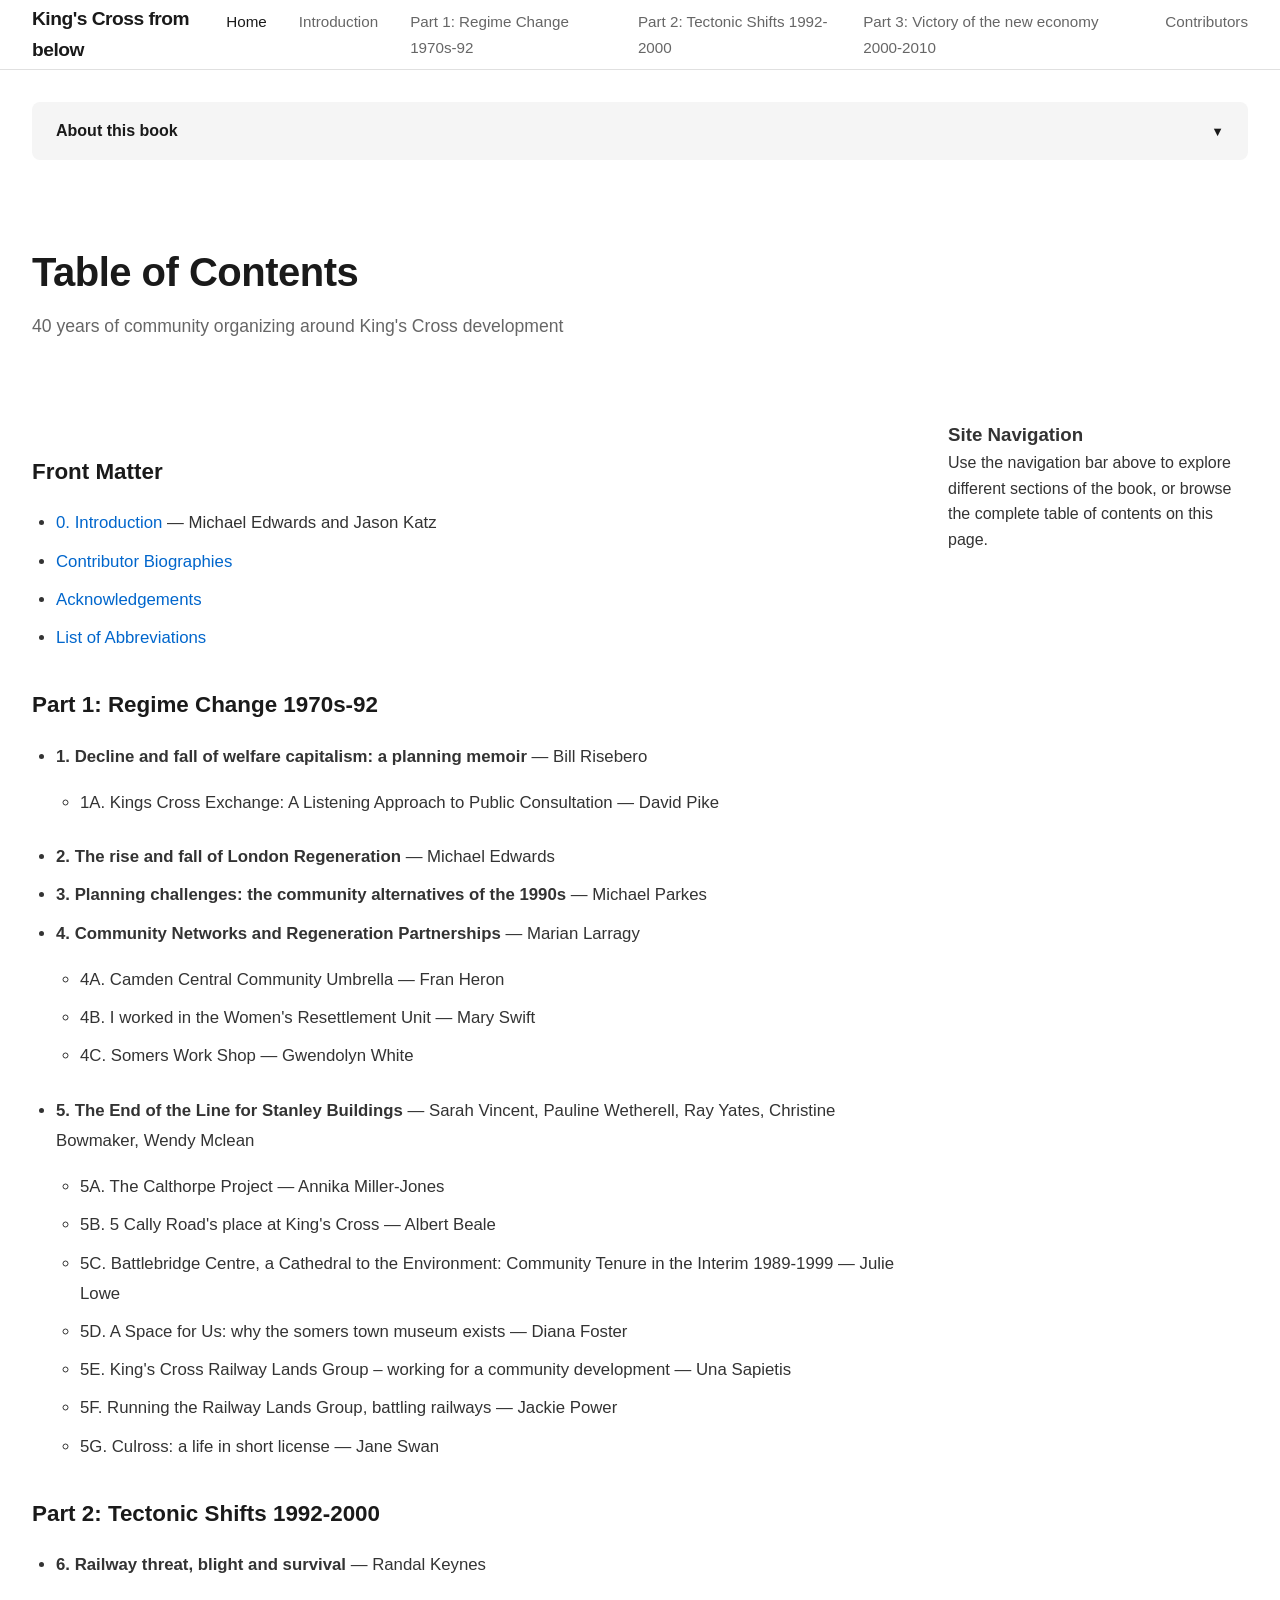
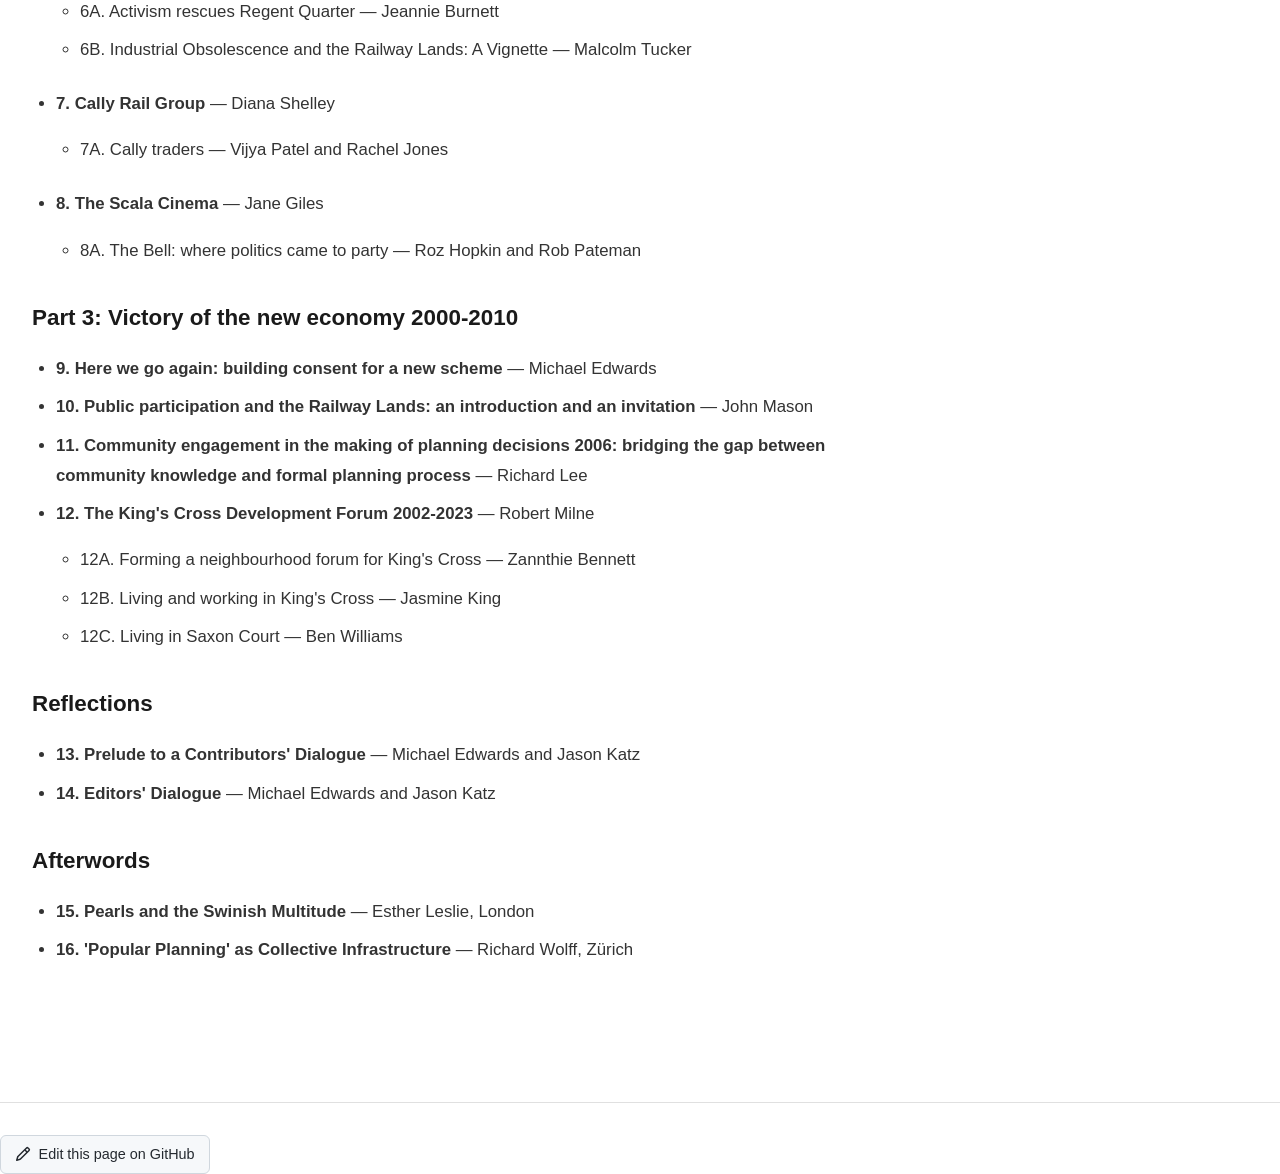
<file: index.html>
<!DOCTYPE html>
<html lang="en">
<head>
    <meta charset="UTF-8">
    <meta name="viewport" content="width=device-width, initial-scale=1.0">
    <title>King's Cross from Below</title>
    <link rel="stylesheet" href="styles.css">
</head>
<body>
    <!-- Navigation Bar -->
    <nav class="main-nav">
        <div class="nav-container">
            <a href="index.html" class="logo">King's Cross from below</a>
            <ul class="nav-links">
                <li><a href="index.html" class="active">Home</a></li>
                <li><a href="_chapters/000-front/introduction.html">Introduction</a></li>
                <li><a href="_chapters/part1.html">Part 1: Regime Change 1970s-92</a></li>
                <li><a href="_chapters/part2.html">Part 2: Tectonic Shifts 1992-2000</a></li>
                <li><a href="_chapters/part3.html">Part 3: Victory of the new economy 2000-2010</a></li>
                <li><a href="_chapters/000-front/contributor-biographies.html">Contributors</a></li>
            </ul>
        </div>
    </nav>

    <!-- Main Content -->
    <main class="content-wrapper">
        <!-- Collapsible Book Introduction -->
        <div class="book-intro-container">
            <button class="book-intro-toggle" id="bookIntroToggle">
                <span class="toggle-text">About this book</span>
                <span class="toggle-icon">▼</span>
            </button>
            <div class="book-intro-content" id="bookIntroContent">
                <h2>King's Cross from below</h2>
                <p><p><strong>40 years of community action around King's Cross developments</strong><br>
                Edited by Michael Edwards and Jason Katz<br>
                A book published by UCL Press, 2026</p>
                
                <p>King's Cross from below is an open-access academic book documenting four decades of community action around the redevelopment of King's Cross in London. The book brings together 36 contributors – activists, residents, planners, and scholars – to tell the story of how communities engaged with, resisted, and shaped one of London's most significant urban transformations.</p>
                
                <p>This website serves as a living archive for the book. It is published by Michael Edwards and Jason Katz and will be preserved as part of the British Library's digital archive. Each chapter has a permanent URL for citation purposes. The website provides an accessible, archival-quality format designed for both online reading and printing.</n
                <p><strong>How to cite pages from this site:</strong> Author Name(s). "Page Title." In <em>King's Cross from below</em>, edited by Michael Edwards and Jason Katz. Companion website. [Permanent URL]. Accessed [Date].</p>
            </div>
        </div>

        <!-- Page Header -->
        <div class="page-header">
            <h1>Table of Contents</h1>
            <p class="page-subtitle">40 years of community organizing around King's Cross development</p>
        </div>

        <!-- Table of Contents -->
        <article class="chapter-content">
            <div class="toc-section front-matter">
                <h3>Front Matter</h3>
                <ul>
                    <li><a href="_chapters/000-front/introduction.html">0. Introduction</a> — Michael Edwards and Jason Katz</li>
                    <li><a href="_chapters/000-front/contributor-biographies.html">Contributor Biographies</a></li>
                    <li><a href="_chapters/000-front/acknowledgements.html">Acknowledgements</a></li>
                    <li><a href="_chapters/000-front/abbreviations.html">List of Abbreviations</a></li>
                </ul>
            </div>

            <div class="toc-section part-1">
                <h3>Part 1: Regime Change 1970s-92</h3>
                <ul>
                    <li><strong>1. Decline and fall of welfare capitalism: a planning memoir</strong> — Bill Risebero
                        <ul class="sub-chapters">
                            <li>1A. Kings Cross Exchange: A Listening Approach to Public Consultation — David Pike</li>
                        </ul>
                    </li>
                    <li><strong>2. The rise and fall of London Regeneration</strong> — Michael Edwards</li>
                    <li><strong>3. Planning challenges: the community alternatives of the 1990s</strong> — Michael Parkes</li>
                    <li><strong>4. Community Networks and Regeneration Partnerships</strong> — Marian Larragy
                        <ul class="sub-chapters">
                            <li>4A. Camden Central Community Umbrella — Fran Heron</li>
                            <li>4B. I worked in the Women's Resettlement Unit — Mary Swift</li>
                            <li>4C. Somers Work Shop — Gwendolyn White</li>
                        </ul>
                    </li>
                    <li><strong>5. The End of the Line for Stanley Buildings</strong> — Sarah Vincent, Pauline Wetherell, Ray Yates, Christine Bowmaker, Wendy Mclean
                        <ul class="sub-chapters">
                            <li>5A. The Calthorpe Project — Annika Miller-Jones</li>
                            <li>5B. 5 Cally Road's place at King's Cross — Albert Beale</li>
                            <li>5C. Battlebridge Centre, a Cathedral to the Environment: Community Tenure in the Interim 1989-1999 — Julie Lowe</li>
                            <li>5D. A Space for Us: why the somers town museum exists — Diana Foster</li>
                            <li>5E. King's Cross Railway Lands Group – working for a community development — Una Sapietis</li>
                            <li>5F. Running the Railway Lands Group, battling railways — Jackie Power</li>
                            <li>5G. Culross: a life in short license — Jane Swan</li>
                        </ul>
                    </li>
                </ul>
            </div>

            <div class="toc-section part-2">
                <h3>Part 2: Tectonic Shifts 1992-2000</h3>
                <ul>
                    <li><strong>6. Railway threat, blight and survival</strong> — Randal Keynes
                        <ul class="sub-chapters">
                            <li>6A. Activism rescues Regent Quarter — Jeannie Burnett</li>
                            <li>6B. Industrial Obsolescence and the Railway Lands: A Vignette — Malcolm Tucker</li>
                        </ul>
                    </li>
                    <li><strong>7. Cally Rail Group</strong> — Diana Shelley
                        <ul class="sub-chapters">
                            <li>7A. Cally traders — Vijya Patel and Rachel Jones</li>
                        </ul>
                    </li>
                    <li><strong>8. The Scala Cinema</strong> — Jane Giles
                        <ul class="sub-chapters">
                            <li>8A. The Bell: where politics came to party — Roz Hopkin and Rob Pateman</li>
                        </ul>
                    </li>
                </ul>
            </div>

            <div class="toc-section part-3">
                <h3>Part 3: Victory of the new economy 2000-2010</h3>
                <ul>
                    <li><strong>9. Here we go again: building consent for a new scheme</strong> — Michael Edwards</li>
                    <li><strong>10. Public participation and the Railway Lands: an introduction and an invitation</strong> — John Mason</li>
                    <li><strong>11. Community engagement in the making of planning decisions 2006: bridging the gap between community knowledge and formal planning process</strong> — Richard Lee</li>
                    <li><strong>12. The King's Cross Development Forum 2002-2023</strong> — Robert Milne
                        <ul class="sub-chapters">
                            <li>12A. Forming a neighbourhood forum for King's Cross — Zannthie Bennett</li>
                            <li>12B. Living and working in King's Cross — Jasmine King</li>
                            <li>12C. Living in Saxon Court — Ben Williams</li>
                        </ul>
                    </li>
                </ul>
            </div>

            <div class="toc-section reflections">
                <h3>Reflections</h3>
                <ul>
                    <li><strong>13. Prelude to a Contributors' Dialogue</strong> — Michael Edwards and Jason Katz</li>
                    <li><strong>14. Editors' Dialogue</strong> — Michael Edwards and Jason Katz</li>
                </ul>
            </div>

            <div class="toc-section afterwords">
                <h3>Afterwords</h3>
                <ul>
                    <li><strong>15. Pearls and the Swinish Multitude</strong> — Esther Leslie, London</li>
                    <li><strong>16. 'Popular Planning' as Collective Infrastructure</strong> — Richard Wolff, Zürich</li>
                </ul>
            </div>
        </article>

        <!-- Sidebar for connections/graph (optional on homepage) -->
        <aside class="sidebar">
            <div class="connections-panel">
                <h3>Site Navigation</h3>
                <p>Use the navigation bar above to explore different sections of the book, or browse the complete table of contents on this page.</p>
            </div>
        </aside>
    </main>

    <!-- Edit on GitHub Button -->
    <footer class="page-footer">
        <a href="https://github.com/kingscrossfrombelow/kxfb-test/edit/main/index.html" class="edit-button" target="_blank">
            <svg width="16" height="16" viewBox="0 0 16 16" fill="currentColor">
                <path d="M11.013 1.427a1.75 1.75 0 012.474 0l1.086 1.086a1.75 1.75 0 010 2.474l-8.61 8.61c-.21.21-.47.364-.756.445l-3.251.93a.75.75 0 01-.927-.928l.929-3.25a1.75 1.75 0 01.445-.758l8.61-8.61zm1.414 1.06a.25.25 0 00-.354 0L10.811 3.75l1.439 1.44 1.263-1.263a.25.25 0 000-.354l-1.086-1.086zM11.189 6.25L9.75 4.81l-6.286 6.287a.25.25 0 00-.064.108l-.558 1.953 1.953-.558a.249.249 0 00.108-.064l6.286-6.286z"/>
            </svg>
            Edit this page on GitHub
        </a>
    </footer>

    <script src="scripts.js"></script>
</body>
</html>
</file>
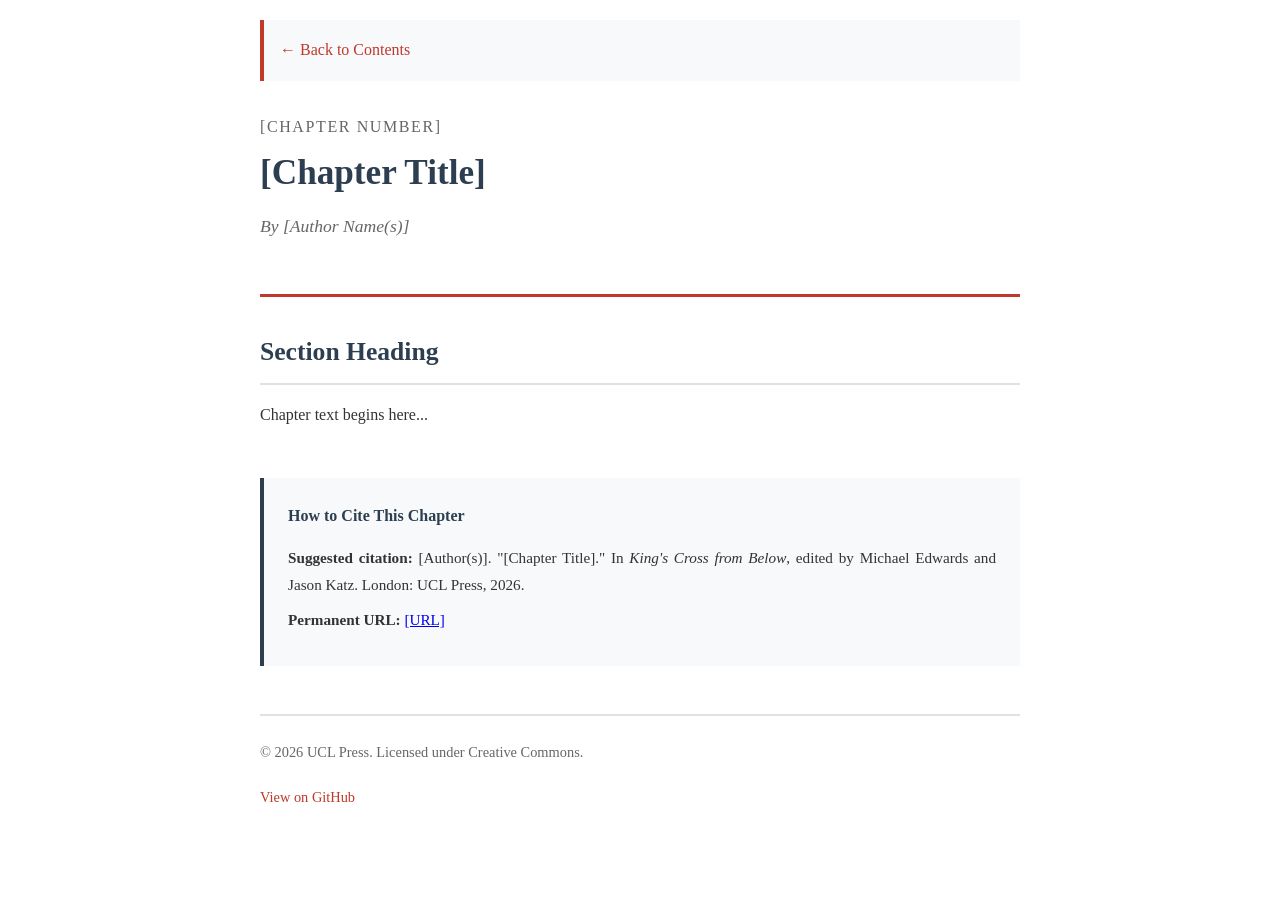
<file: chapter-template.html>
<!DOCTYPE html>
<html lang="en">
<head>
    <meta charset="UTF-8">
    <meta name="viewport" content="width=device-width, initial-scale=1.0">
    <title>[Chapter Title] - King's Cross from Below</title>
    <link rel="stylesheet" href="../../chapter-styles.css">
</head>
<body>
    <nav>
        <a href="../../index.html">← Back to Contents</a>
    </nav>

    <header>
        <p class="chapter-number">[Chapter Number]</p>
        <h1>[Chapter Title]</h1>
        <p class="author">By [Author Name(s)]</p>
    </header>

    <article>
        <!-- Chapter content goes here -->
        
        <h2>Section Heading</h2>
        <p>Chapter text begins here...</p>
        
        <!-- Add more sections as needed -->
    </article>

    <aside class="citation-info">
        <h3>How to Cite This Chapter</h3>
        <p><strong>Suggested citation:</strong> [Author(s)]. "[Chapter Title]." In <em>King's Cross from Below</em>, edited by Michael Edwards and Jason Katz. London: UCL Press, 2026.</p>
        <p><strong>Permanent URL:</strong> <a href="[URL]">[URL]</a></p>
    </aside>

    <footer>
        <p>&copy; 2026 UCL Press. Licensed under Creative Commons.</p>
        <p><a href="https://github.com/kingscrossfrombelow/kingscrossfrombelow.github.io">View on GitHub</a></p>
    </footer>
</body>
</html>
</file>
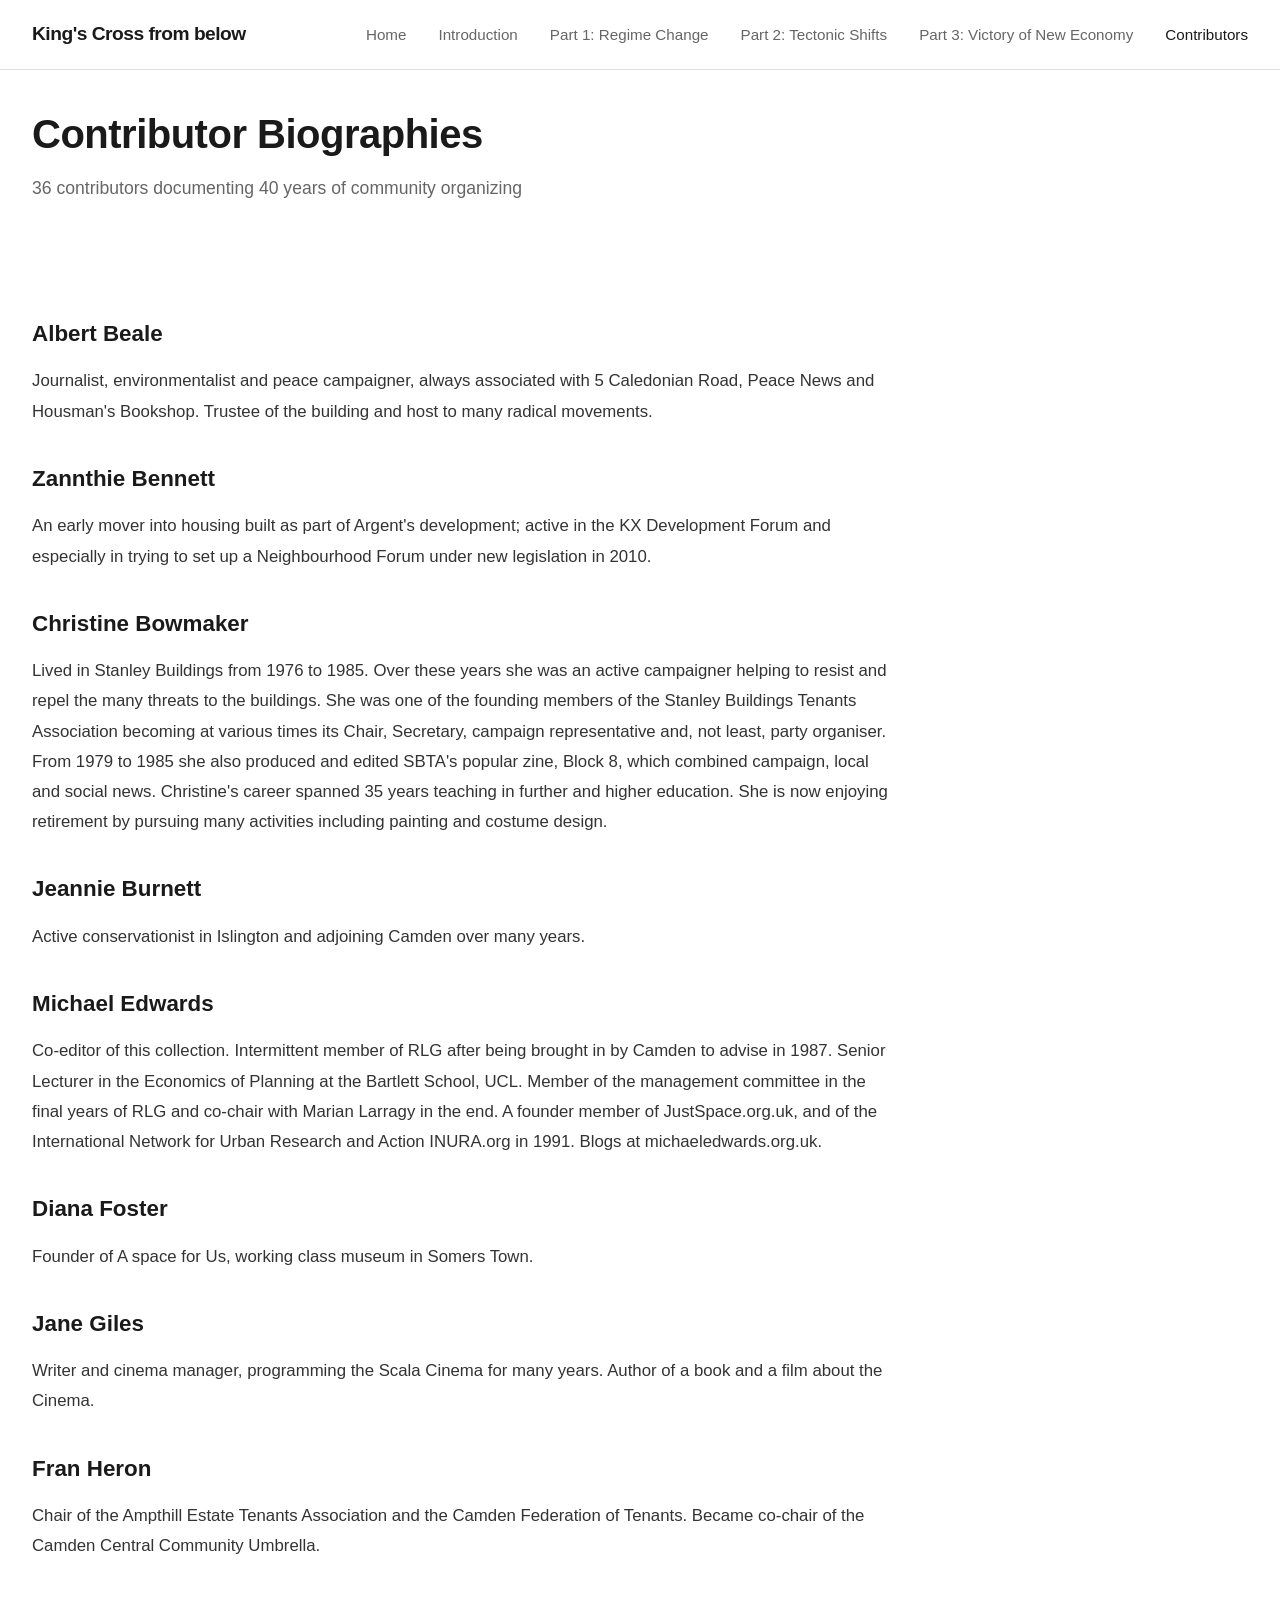
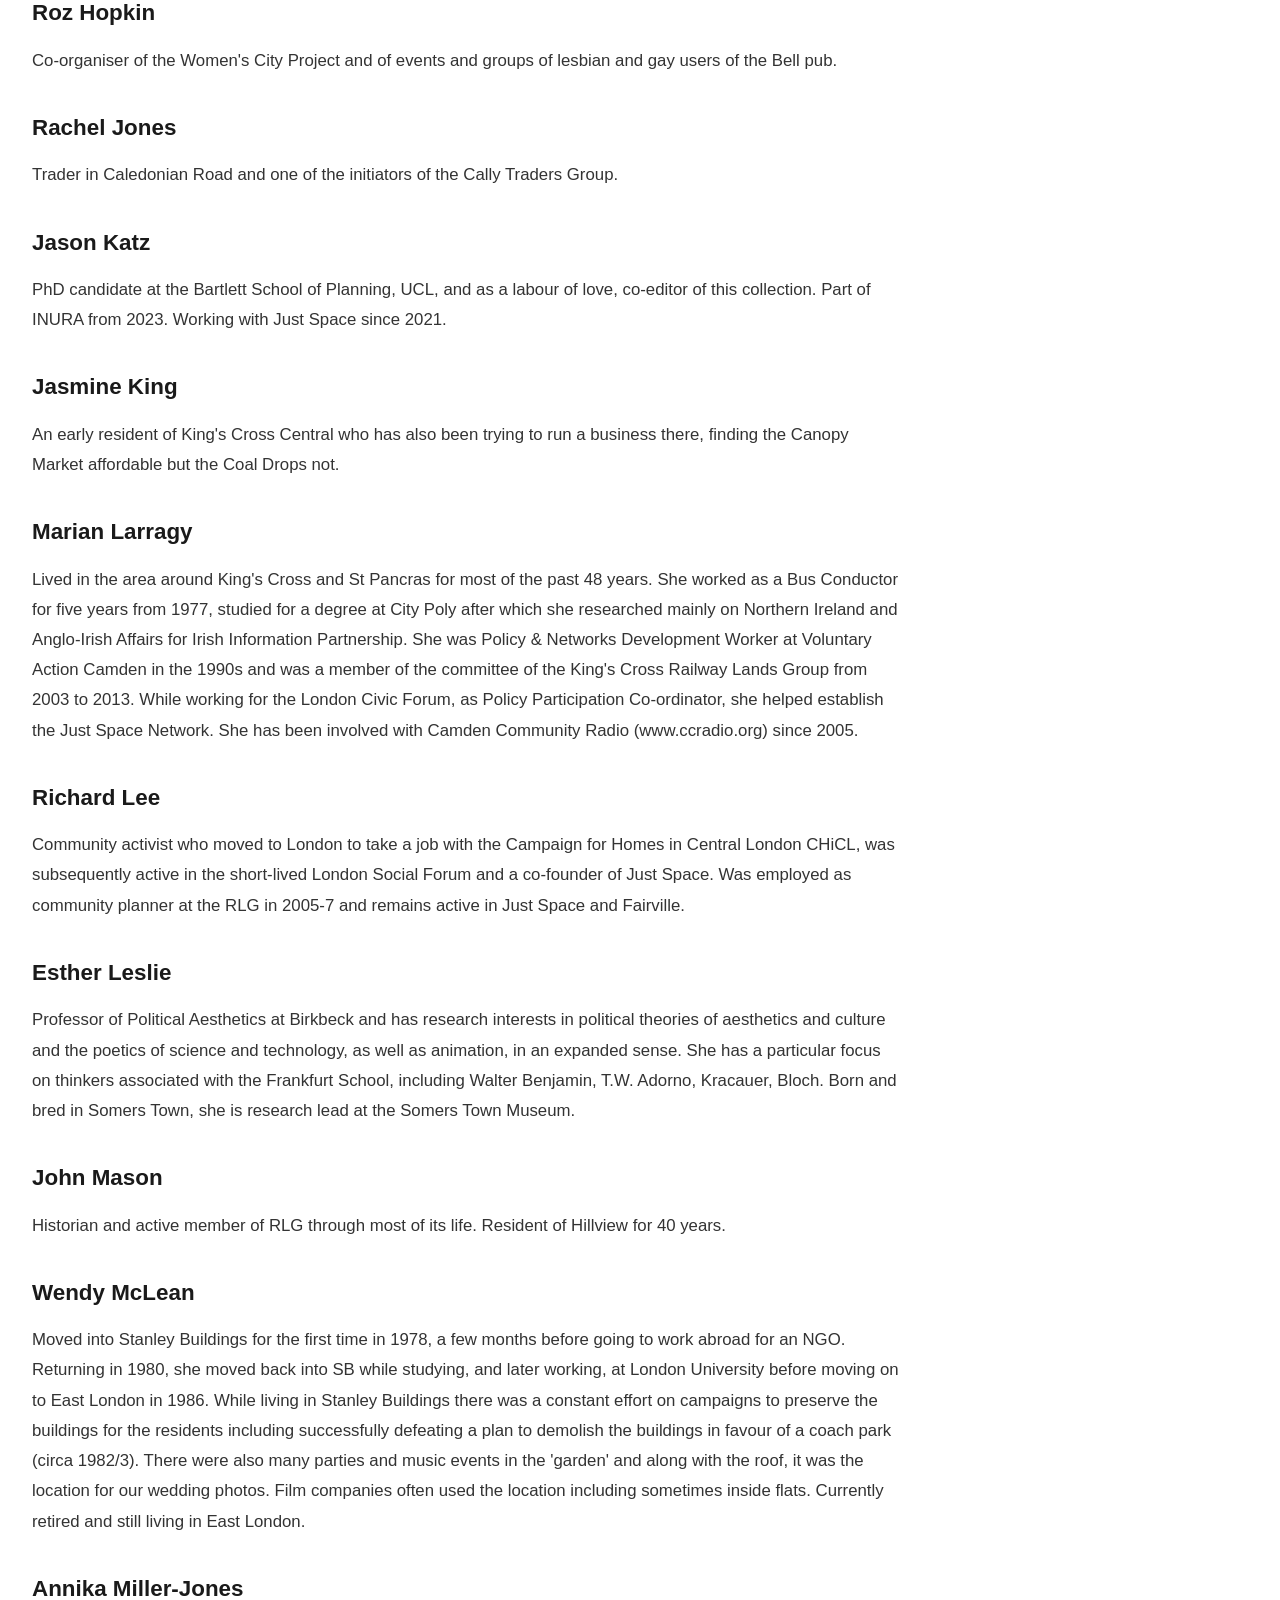
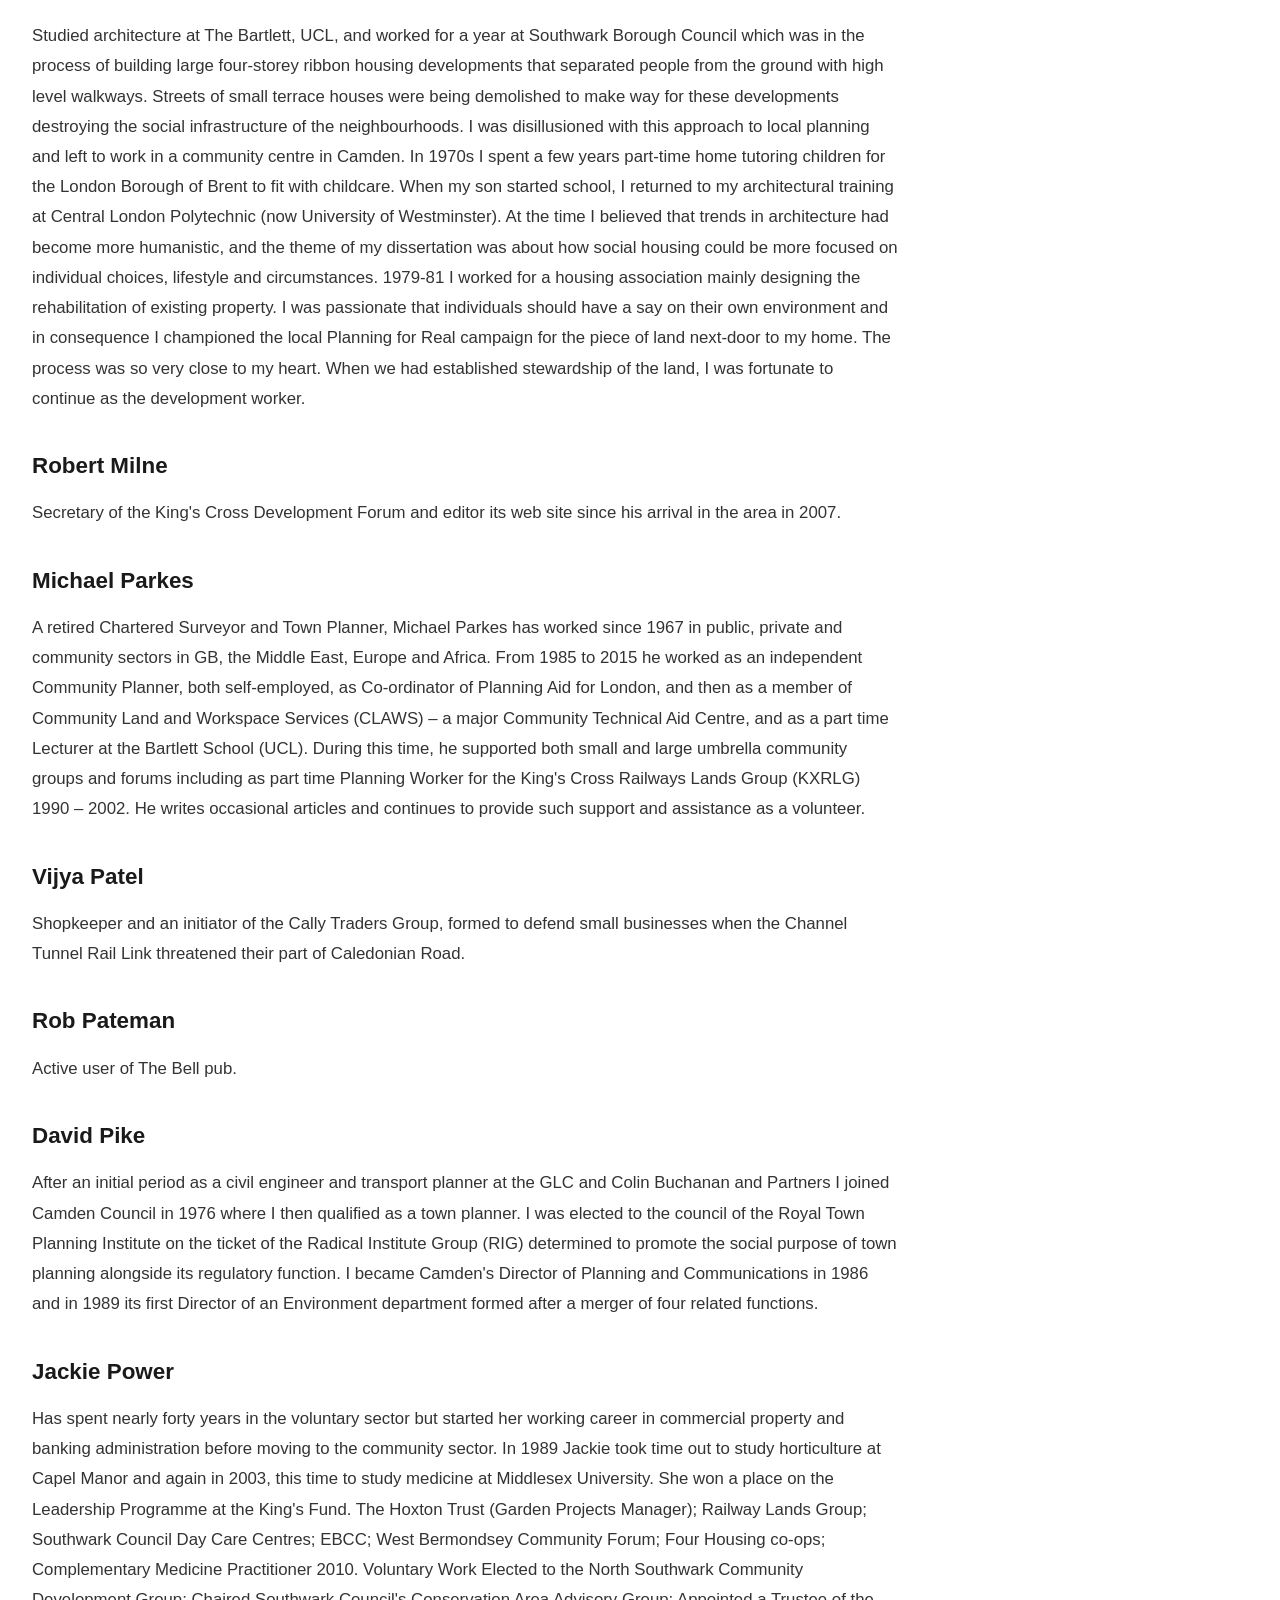
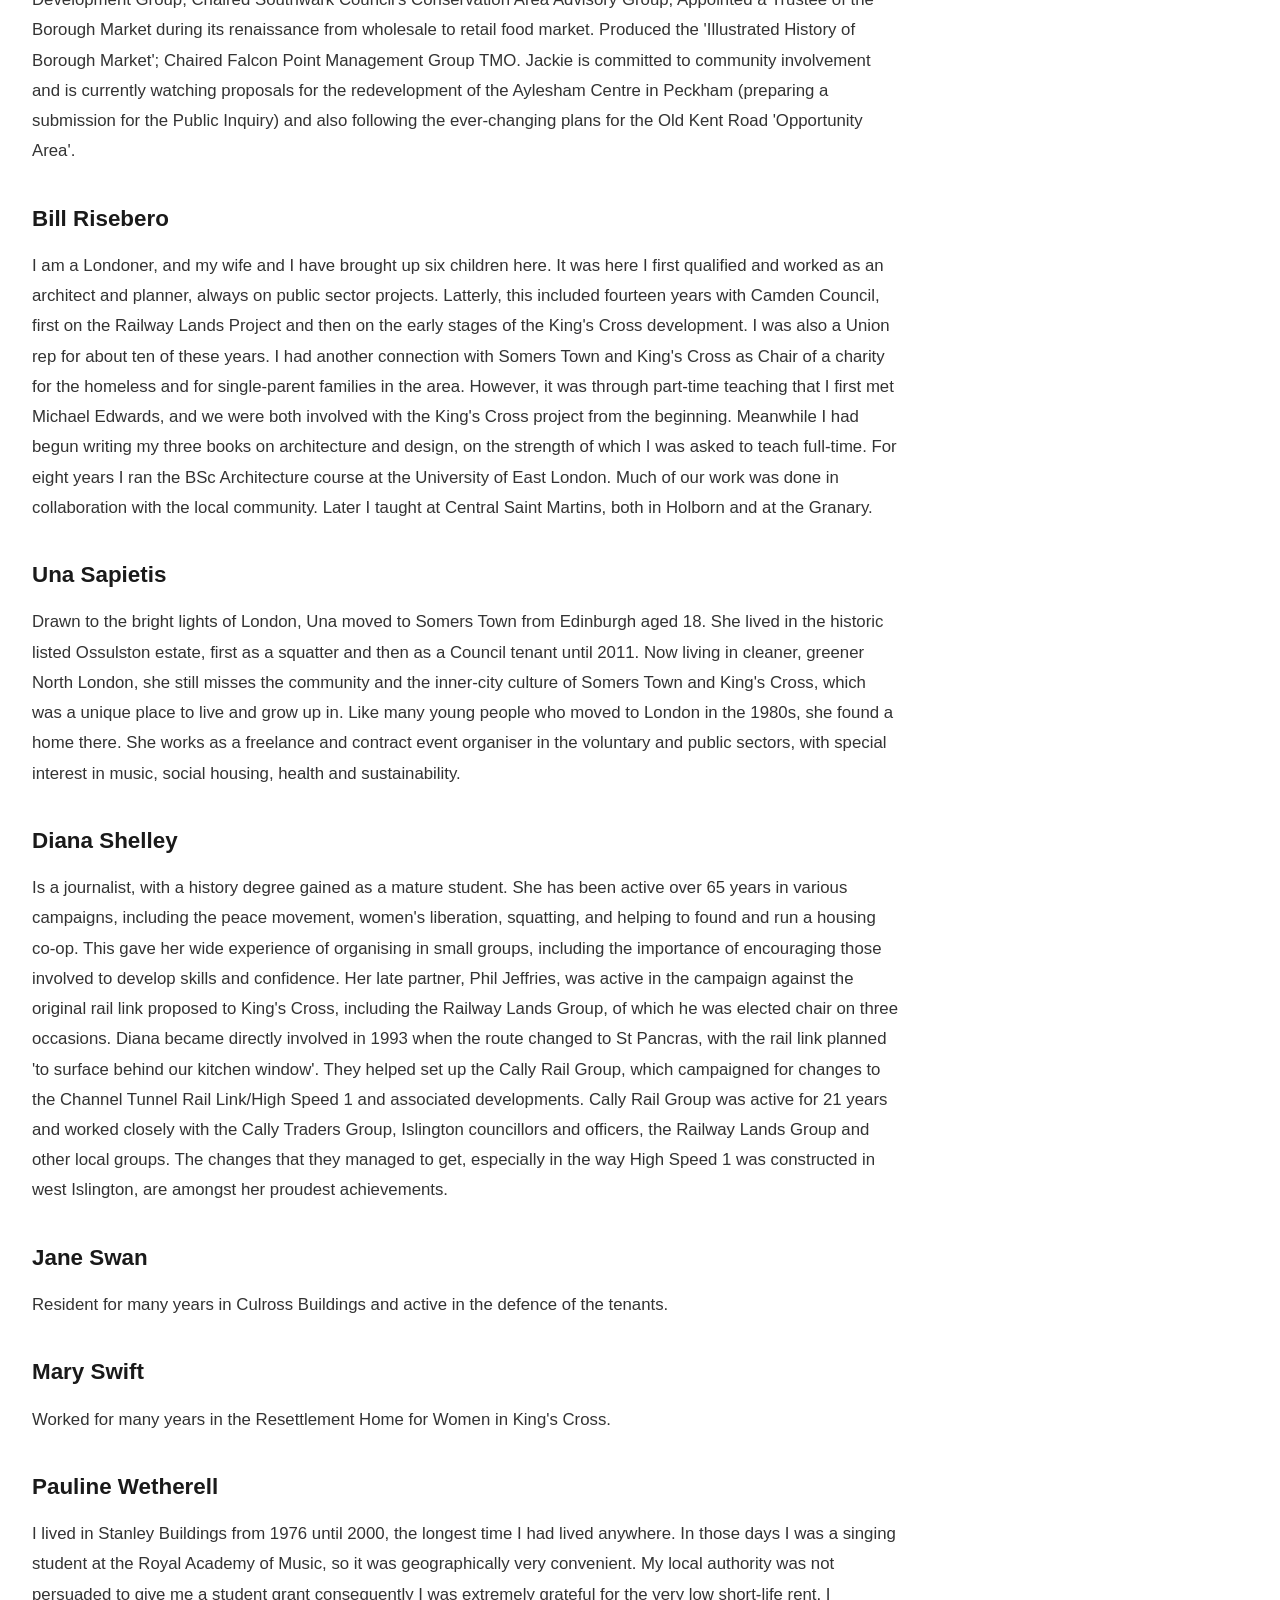
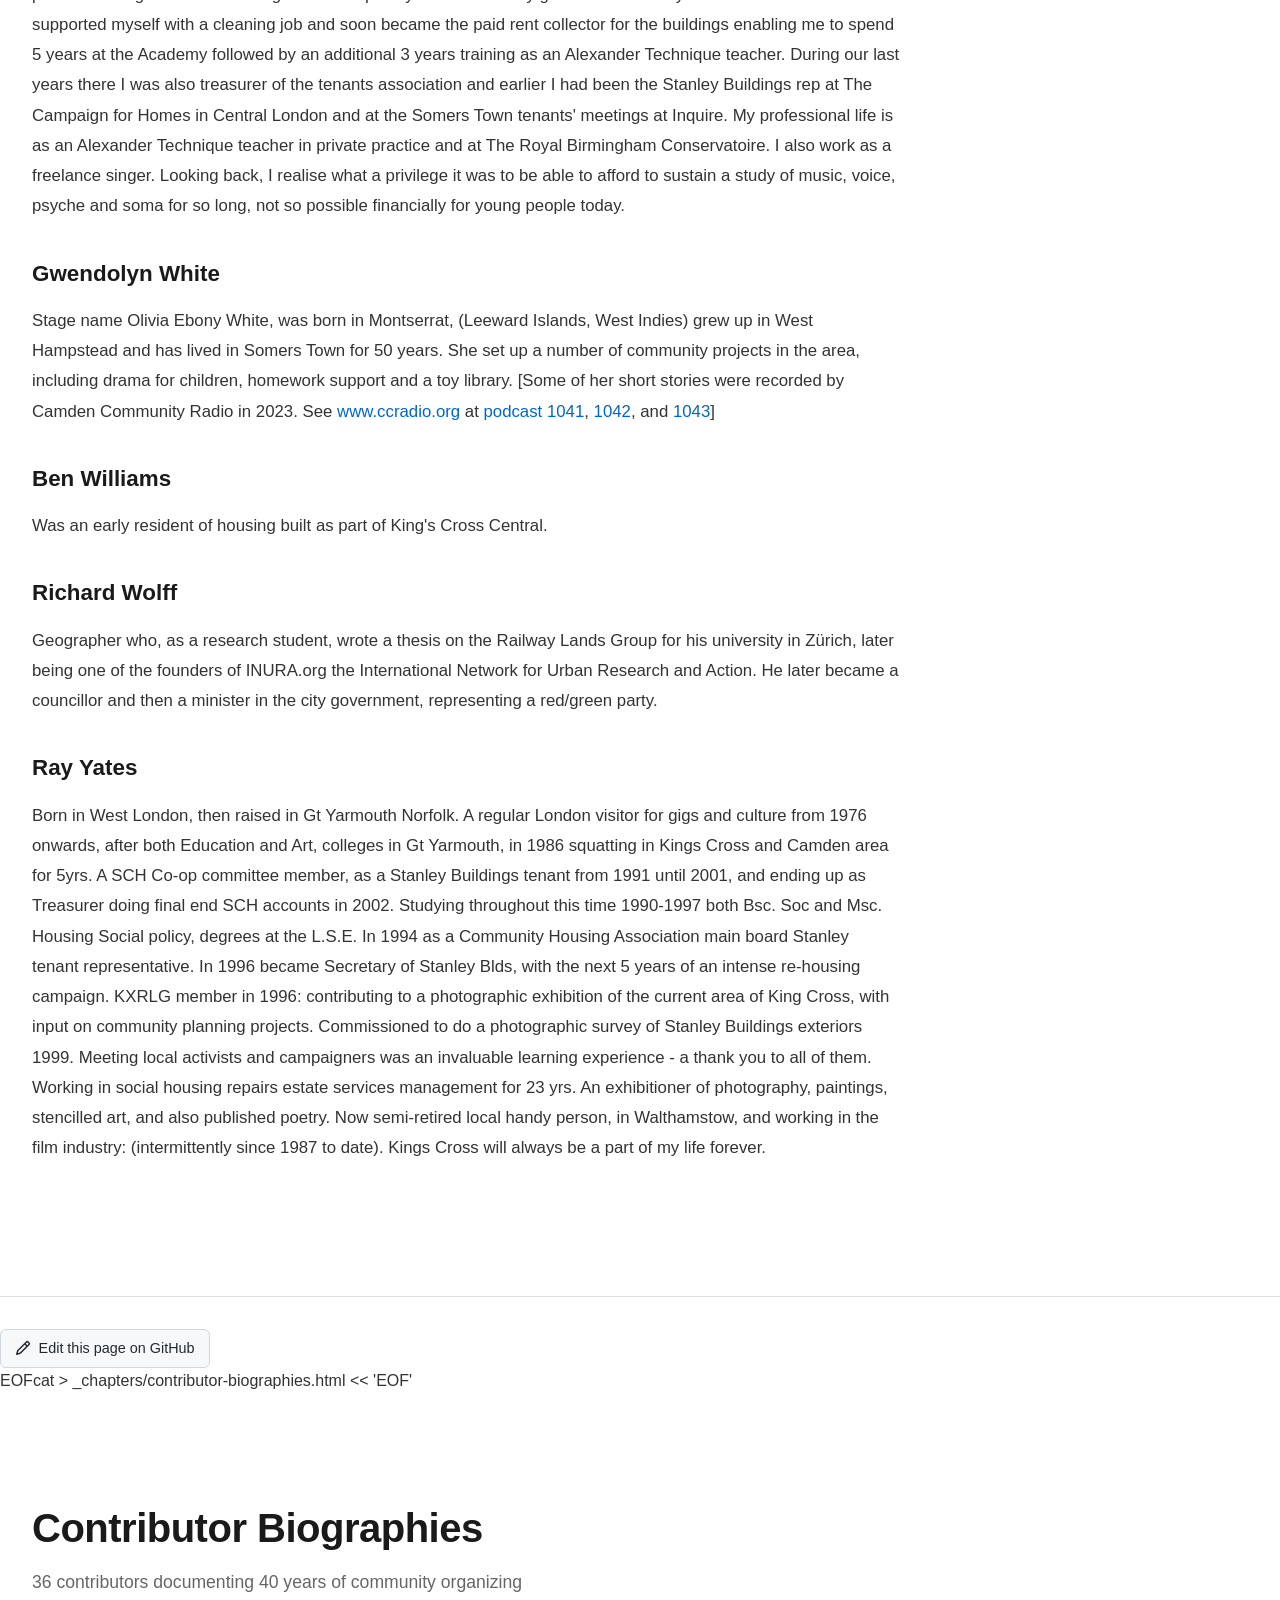
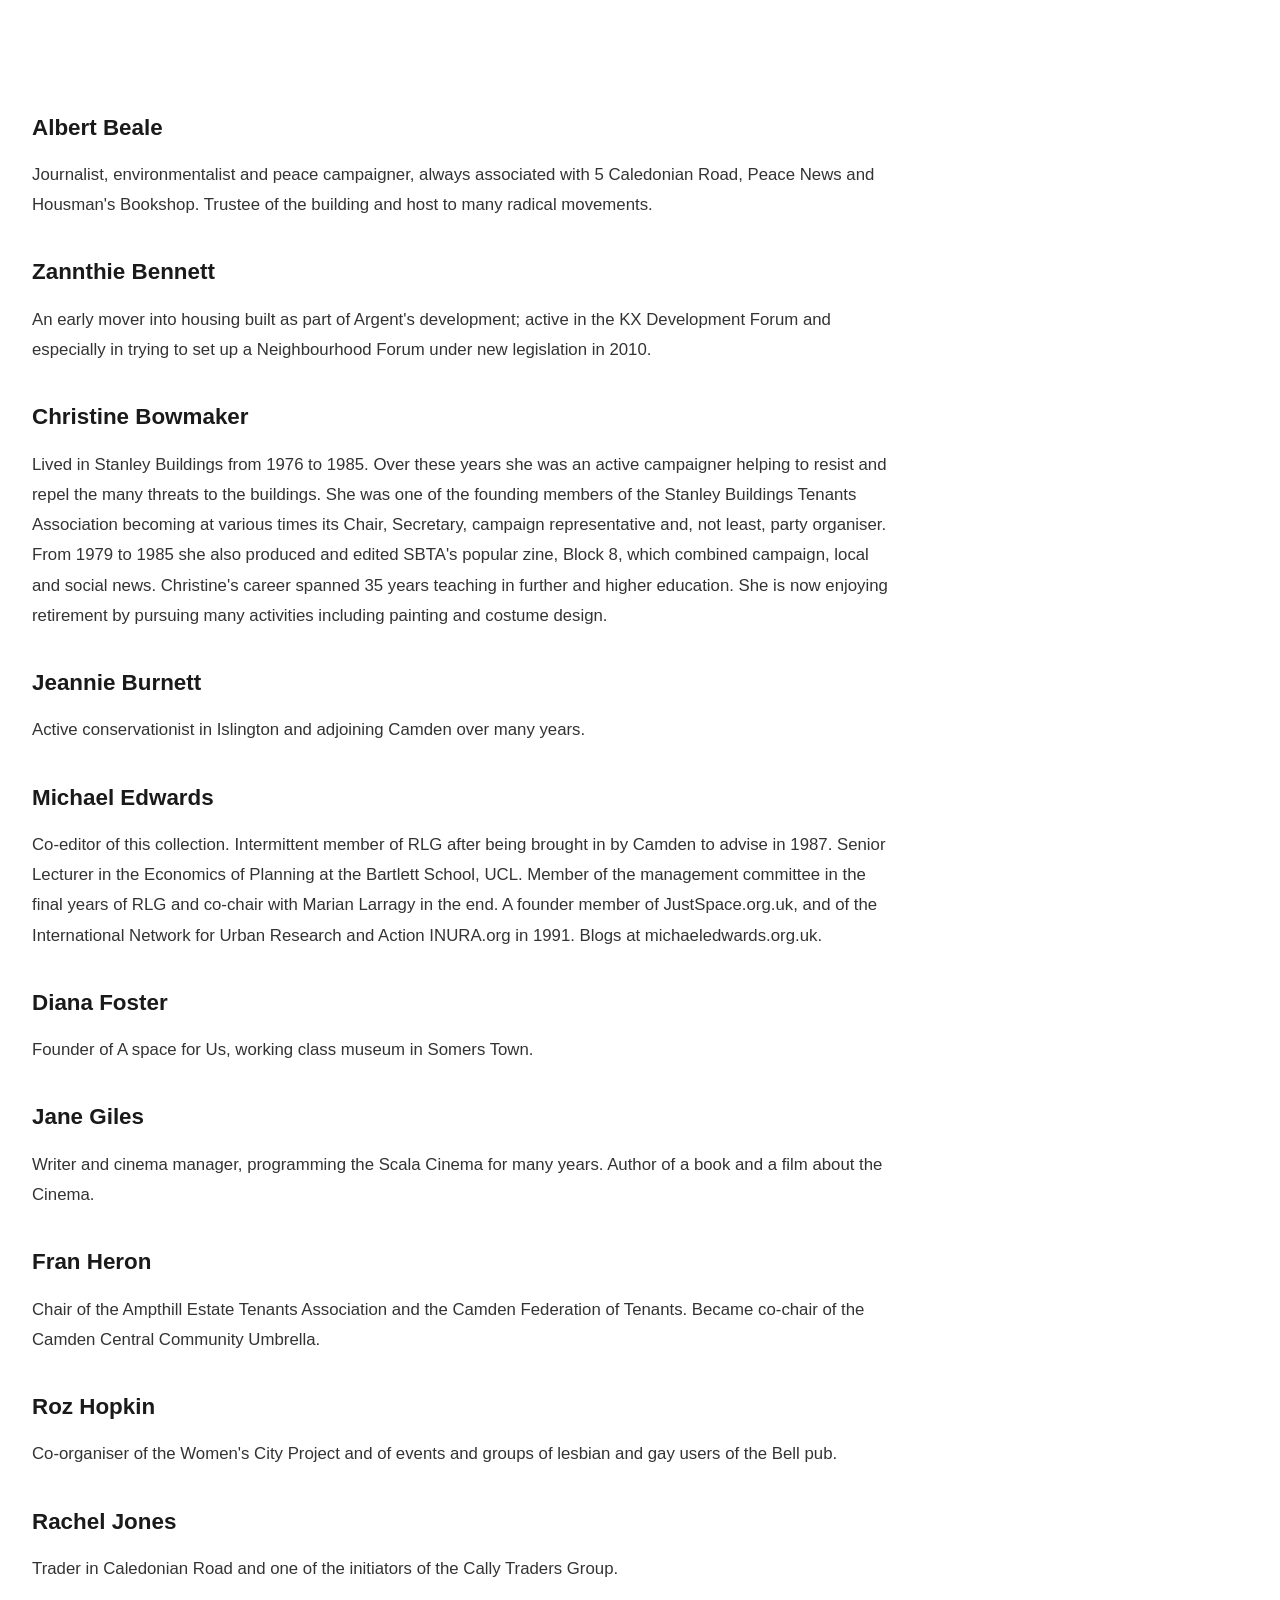
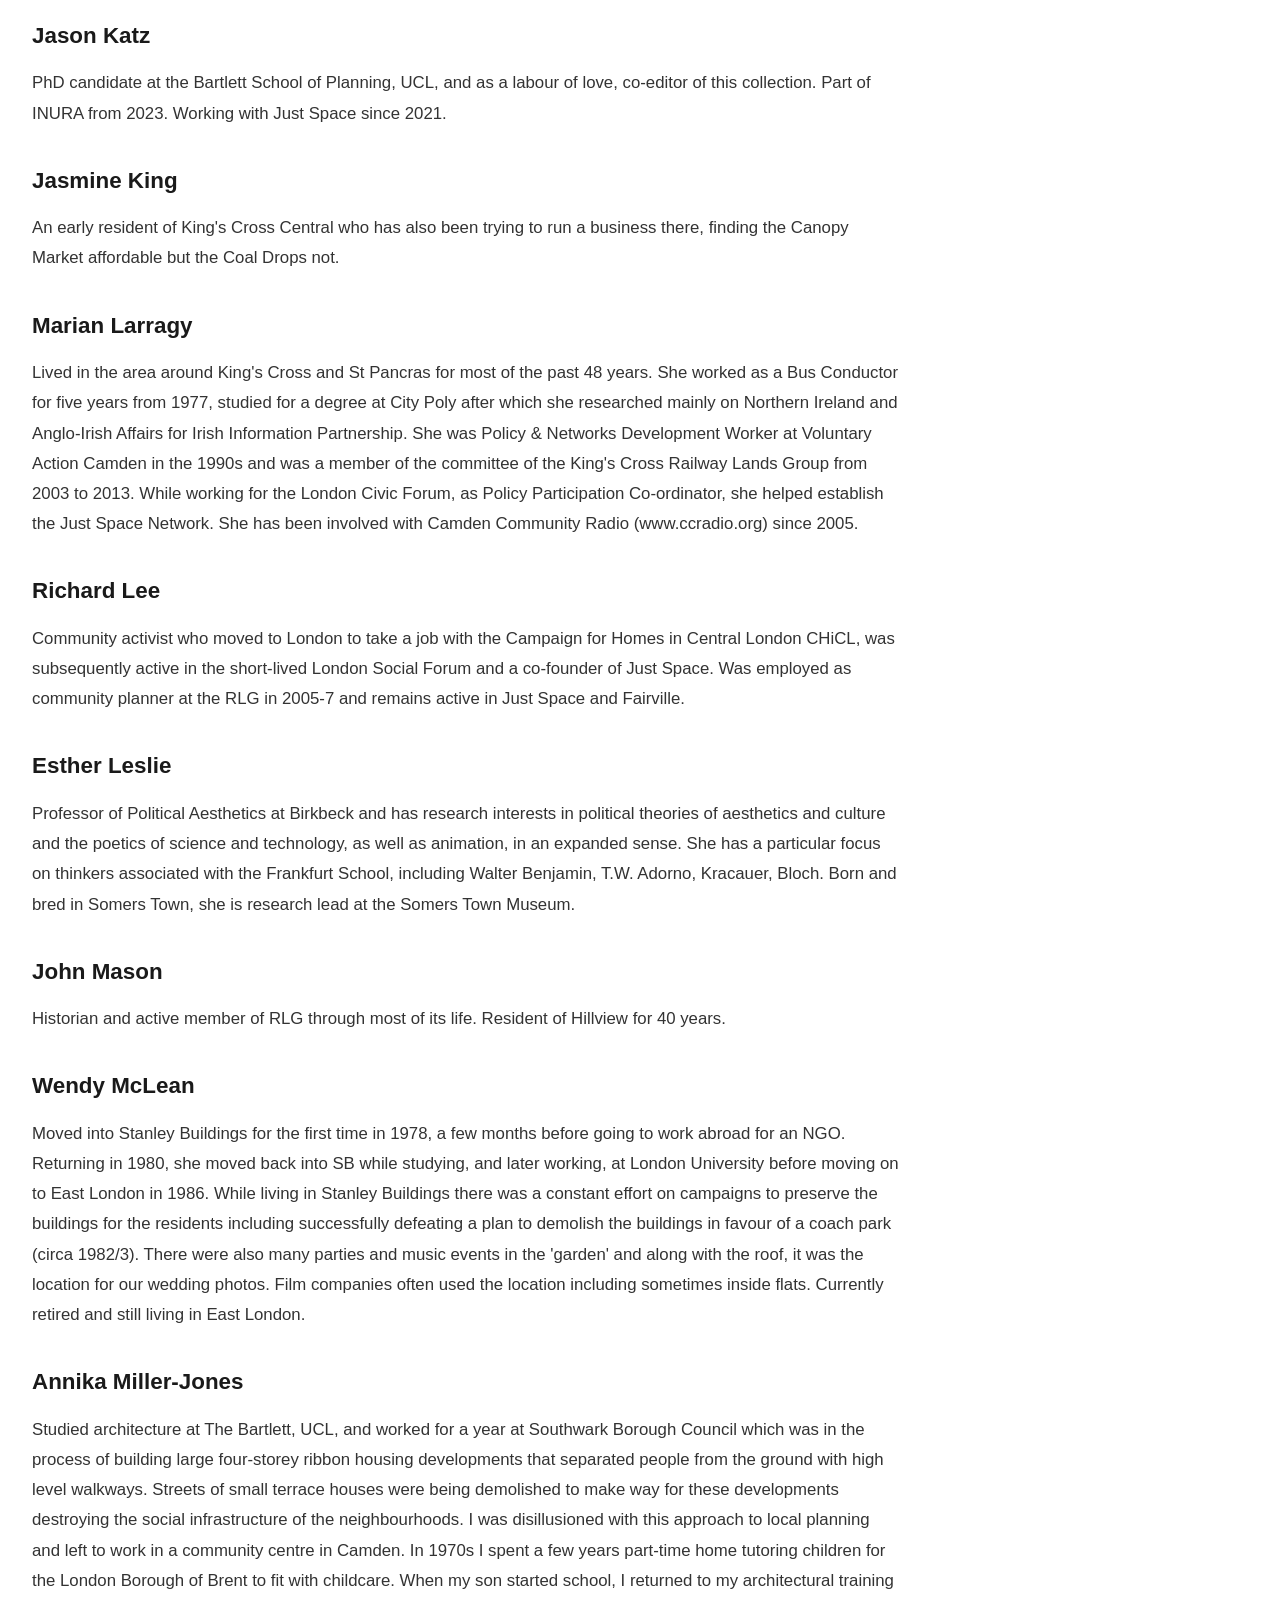
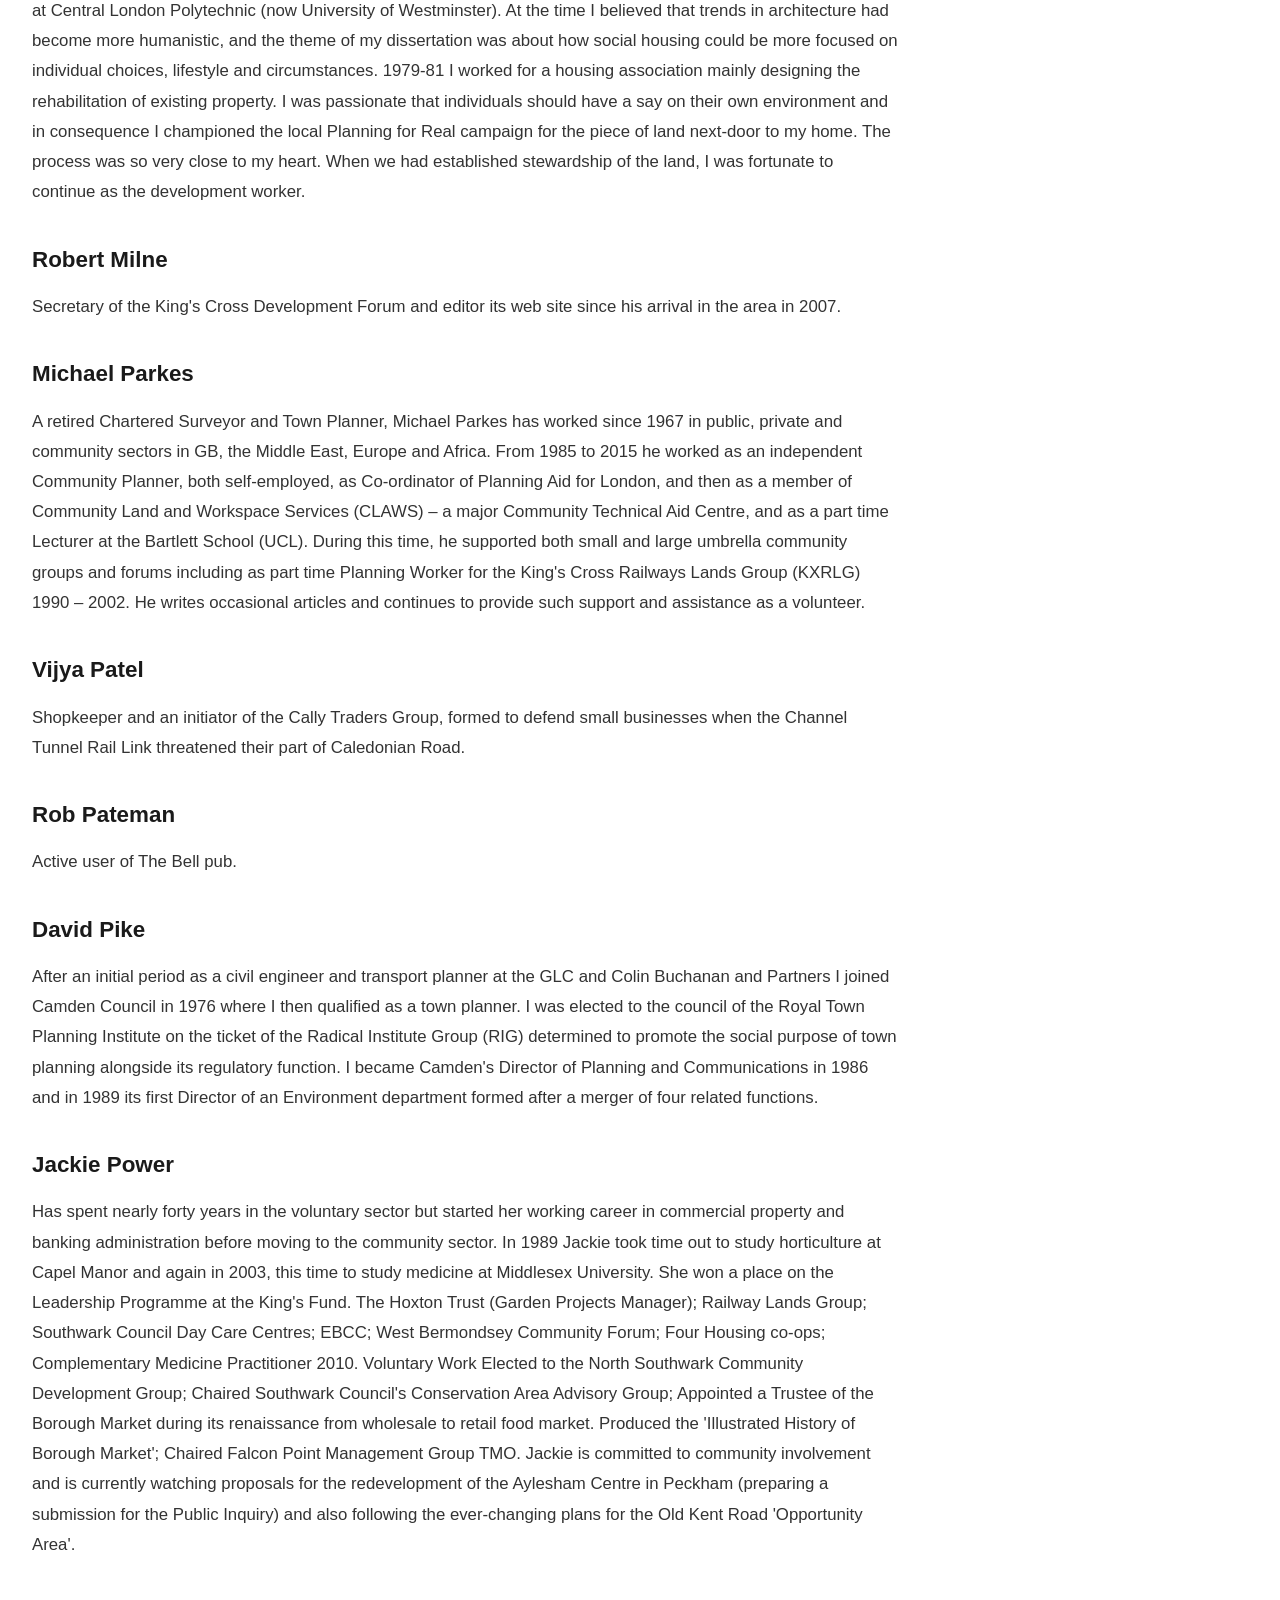
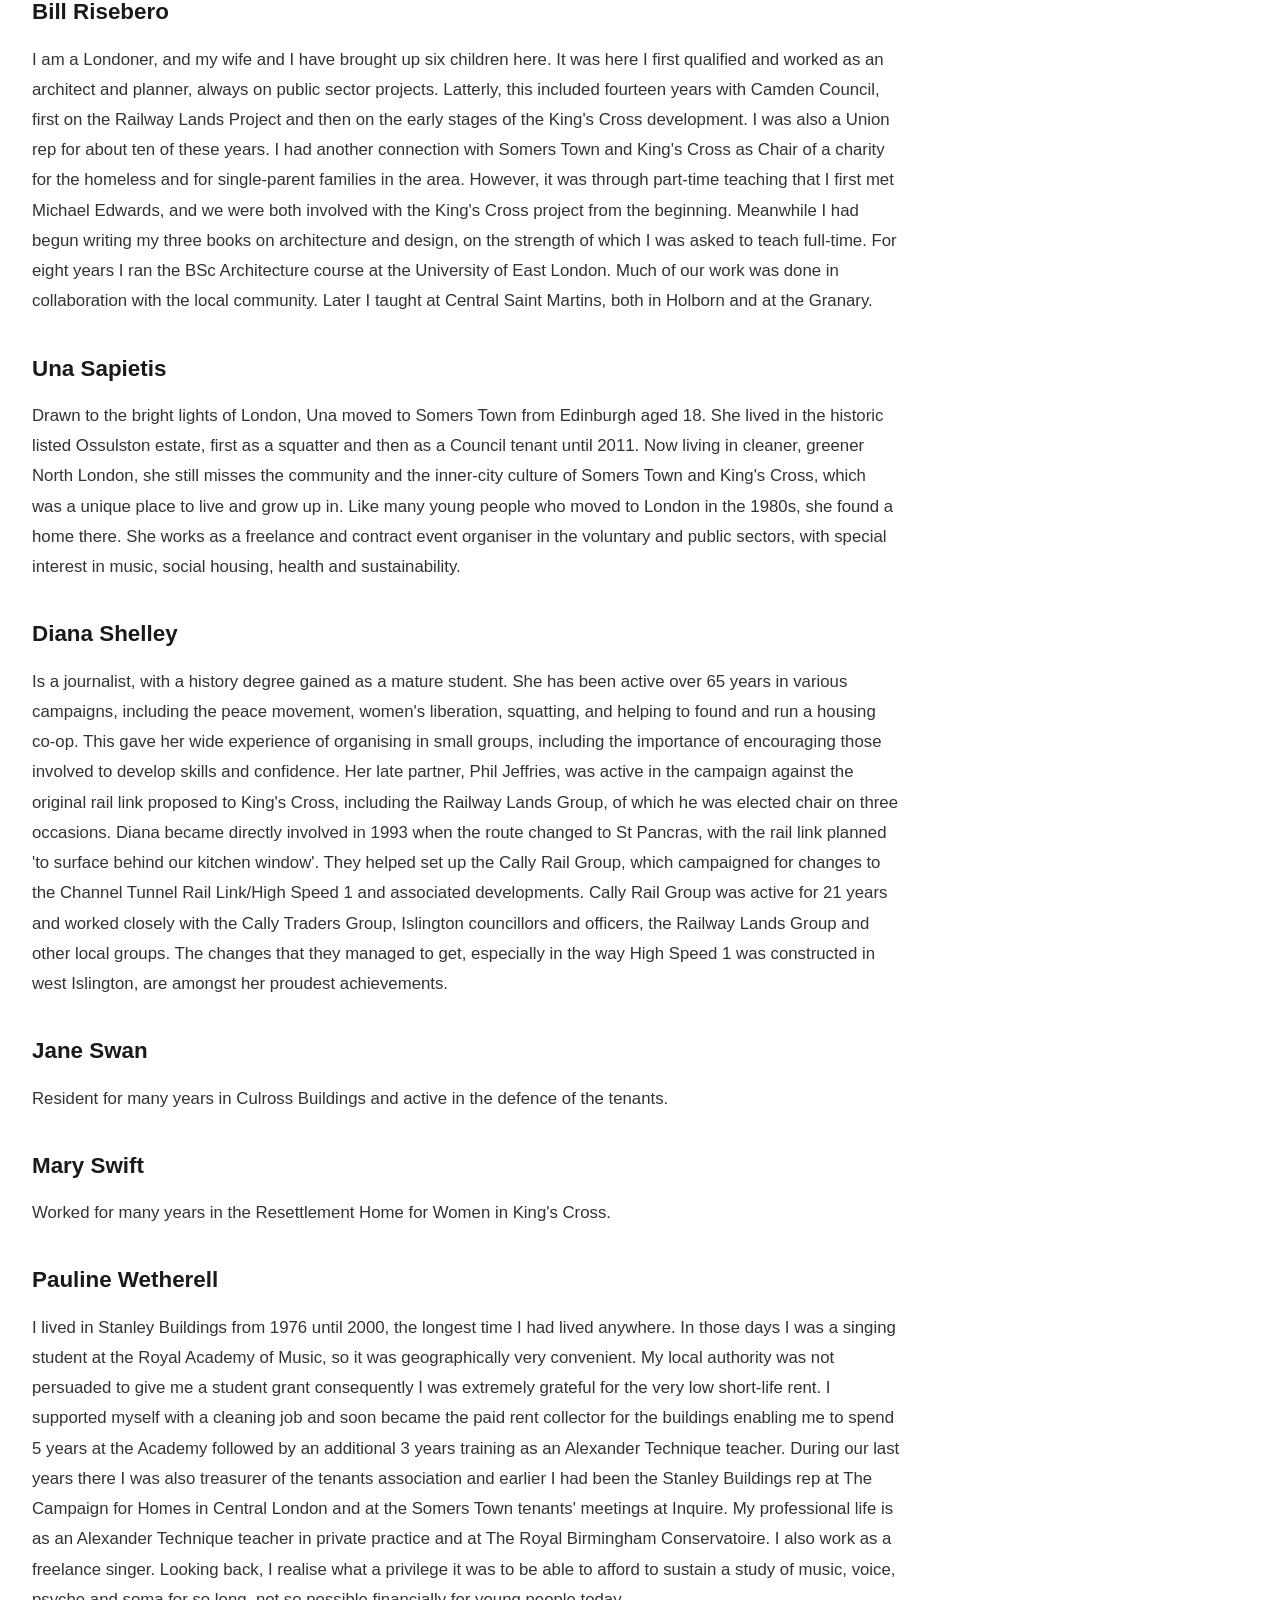
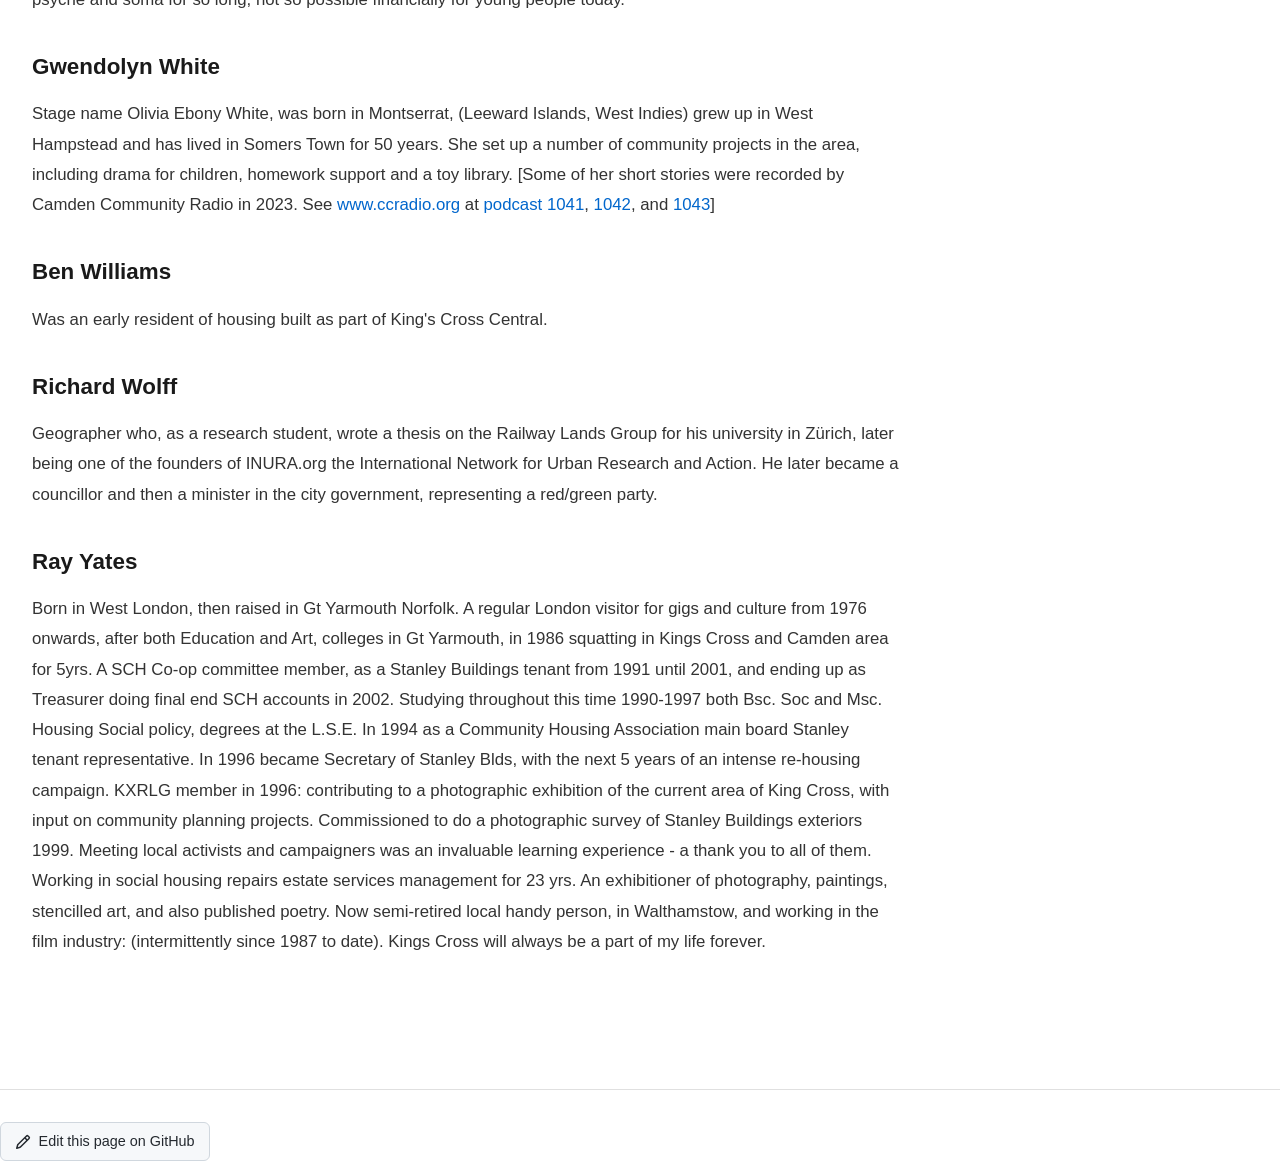
<file: _chapters/contributor-biographies.html>
<!DOCTYPE html>
<html lang="en">
<head>
    <meta charset="UTF-8">
    <meta name="viewport" content="width=device-width, initial-scale=1.0">
    <title>Contributor Biographies | King's Cross from below</title>
    <link rel="stylesheet" href="../styles.css">
</head>
<body>
    <nav class="main-nav">
        <div class="nav-container">
            <a href="../index.html" class="logo">King's Cross from below</a>
            <ul class="nav-links">
                <li><a href="../index.html">Home</a></li>
                <li><a href="000-front/introduction.html">Introduction</a></li>
                <li><a href="part1.html">Part 1: Regime Change</a></li>
                <li><a href="part2.html">Part 2: Tectonic Shifts</a></li>
                <li><a href="part3.html">Part 3: Victory of New Economy</a></li>
                <li><a href="contributor-biographies.html" class="active">Contributors</a></li>
            </ul>
        </div>
    </nav>

    <main class="content-wrapper">
        <div class="page-header">
            <h1>Contributor Biographies</h1>
            <p class="page-subtitle">36 contributors documenting 40 years of community organizing</p>
        </div>

        <article class="chapter-content">
            <div class="contributor-bio">
                <h3>Albert Beale</h3>
                <p>Journalist, environmentalist and peace campaigner, always associated with 5 Caledonian Road, Peace News and Housman's Bookshop. Trustee of the building and host to many radical movements.</p>
            </div>

            <div class="contributor-bio">
                <h3>Zannthie Bennett</h3>
                <p>An early mover into housing built as part of Argent's development; active in the KX Development Forum and especially in trying to set up a Neighbourhood Forum under new legislation in 2010.</p>
            </div>

            <div class="contributor-bio">
                <h3>Christine Bowmaker</h3>
                <p>Lived in Stanley Buildings from 1976 to 1985. Over these years she was an active campaigner helping to resist and repel the many threats to the buildings. She was one of the founding members of the Stanley Buildings Tenants Association becoming at various times its Chair, Secretary, campaign representative and, not least, party organiser. From 1979 to 1985 she also produced and edited SBTA's popular zine, Block 8, which combined campaign, local and social news. Christine's career spanned 35 years teaching in further and higher education. She is now enjoying retirement by pursuing many activities including painting and costume design.</p>
            </div>

            <div class="contributor-bio">
                <h3>Jeannie Burnett</h3>
                <p>Active conservationist in Islington and adjoining Camden over many years.</p>
            </div>

            <div class="contributor-bio">
                <h3>Michael Edwards</h3>
                <p>Co-editor of this collection. Intermittent member of RLG after being brought in by Camden to advise in 1987. Senior Lecturer in the Economics of Planning at the Bartlett School, UCL. Member of the management committee in the final years of RLG and co-chair with Marian Larragy in the end. A founder member of JustSpace.org.uk, and of the International Network for Urban Research and Action INURA.org in 1991. Blogs at michaeledwards.org.uk.</p>
            </div>

            <div class="contributor-bio">
                <h3>Diana Foster</h3>
                <p>Founder of A space for Us, working class museum in Somers Town.</p>
            </div>

            <div class="contributor-bio">
                <h3>Jane Giles</h3>
                <p>Writer and cinema manager, programming the Scala Cinema for many years. Author of a book and a film about the Cinema.</p>
            </div>

            <div class="contributor-bio">
                <h3>Fran Heron</h3>
                <p>Chair of the Ampthill Estate Tenants Association and the Camden Federation of Tenants. Became co-chair of the Camden Central Community Umbrella.</p>
            </div>

            <div class="contributor-bio">
                <h3>Roz Hopkin</h3>
                <p>Co-organiser of the Women's City Project and of events and groups of lesbian and gay users of the Bell pub.</p>
            </div>

            <div class="contributor-bio">
                <h3>Rachel Jones</h3>
                <p>Trader in Caledonian Road and one of the initiators of the Cally Traders Group.</p>
            </div>

            <div class="contributor-bio">
                <h3>Jason Katz</h3>
                <p>PhD candidate at the Bartlett School of Planning, UCL, and as a labour of love, co-editor of this collection. Part of INURA from 2023. Working with Just Space since 2021.</p>
            </div>

            <div class="contributor-bio">
                <h3>Jasmine King</h3>
                <p>An early resident of King's Cross Central who has also been trying to run a business there, finding the Canopy Market affordable but the Coal Drops not.</p>
            </div>

            <div class="contributor-bio">
                <h3>Marian Larragy</h3>
                <p>Lived in the area around King's Cross and St Pancras for most of the past 48 years. She worked as a Bus Conductor for five years from 1977, studied for a degree at City Poly after which she researched mainly on Northern Ireland and Anglo-Irish Affairs for Irish Information Partnership. She was Policy & Networks Development Worker at Voluntary Action Camden in the 1990s and was a member of the committee of the King's Cross Railway Lands Group from 2003 to 2013. While working for the London Civic Forum, as Policy Participation Co-ordinator, she helped establish the Just Space Network. She has been involved with Camden Community Radio (www.ccradio.org) since 2005.</p>
            </div>

            <div class="contributor-bio">
                <h3>Richard Lee</h3>
                <p>Community activist who moved to London to take a job with the Campaign for Homes in Central London CHiCL, was subsequently active in the short-lived London Social Forum and a co-founder of Just Space. Was employed as community planner at the RLG in 2005-7 and remains active in Just Space and Fairville.</p>
            </div>

            <div class="contributor-bio">
                <h3>Esther Leslie</h3>
                <p>Professor of Political Aesthetics at Birkbeck and has research interests in political theories of aesthetics and culture and the poetics of science and technology, as well as animation, in an expanded sense. She has a particular focus on thinkers associated with the Frankfurt School, including Walter Benjamin, T.W. Adorno, Kracauer, Bloch. Born and bred in Somers Town, she is research lead at the Somers Town Museum.</p>
            </div>

            <div class="contributor-bio">
                <h3>John Mason</h3>
                <p>Historian and active member of RLG through most of its life. Resident of Hillview for 40 years.</p>
            </div>

            <div class="contributor-bio">
                <h3>Wendy McLean</h3>
                <p>Moved into Stanley Buildings for the first time in 1978, a few months before going to work abroad for an NGO. Returning in 1980, she moved back into SB while studying, and later working, at London University before moving on to East London in 1986. While living in Stanley Buildings there was a constant effort on campaigns to preserve the buildings for the residents including successfully defeating a plan to demolish the buildings in favour of a coach park (circa 1982/3). There were also many parties and music events in the 'garden' and along with the roof, it was the location for our wedding photos. Film companies often used the location including sometimes inside flats. Currently retired and still living in East London.</p>
            </div>

            <div class="contributor-bio">
                <h3>Annika Miller-Jones</h3>
                <p>Studied architecture at The Bartlett, UCL, and worked for a year at Southwark Borough Council which was in the process of building large four-storey ribbon housing developments that separated people from the ground with high level walkways. Streets of small terrace houses were being demolished to make way for these developments destroying the social infrastructure of the neighbourhoods. I was disillusioned with this approach to local planning and left to work in a community centre in Camden. In 1970s I spent a few years part-time home tutoring children for the London Borough of Brent to fit with childcare. When my son started school, I returned to my architectural training at Central London Polytechnic (now University of Westminster). At the time I believed that trends in architecture had become more humanistic, and the theme of my dissertation was about how social housing could be more focused on individual choices, lifestyle and circumstances. 1979-81 I worked for a housing association mainly designing the rehabilitation of existing property. I was passionate that individuals should have a say on their own environment and in consequence I championed the local Planning for Real campaign for the piece of land next-door to my home. The process was so very close to my heart. When we had established stewardship of the land, I was fortunate to continue as the development worker.</p>
            </div>

            <div class="contributor-bio">
                <h3>Robert Milne</h3>
                <p>Secretary of the King's Cross Development Forum and editor its web site since his arrival in the area in 2007.</p>
            </div>

            <div class="contributor-bio">
                <h3>Michael Parkes</h3>
                <p>A retired Chartered Surveyor and Town Planner, Michael Parkes has worked since 1967 in public, private and community sectors in GB, the Middle East, Europe and Africa. From 1985 to 2015 he worked as an independent Community Planner, both self-employed, as Co-ordinator of Planning Aid for London, and then as a member of Community Land and Workspace Services (CLAWS) – a major Community Technical Aid Centre, and as a part time Lecturer at the Bartlett School (UCL). During this time, he supported both small and large umbrella community groups and forums including as part time Planning Worker for the King's Cross Railways Lands Group (KXRLG) 1990 – 2002. He writes occasional articles and continues to provide such support and assistance as a volunteer.</p>
            </div>

            <div class="contributor-bio">
                <h3>Vijya Patel</h3>
                <p>Shopkeeper and an initiator of the Cally Traders Group, formed to defend small businesses when the Channel Tunnel Rail Link threatened their part of Caledonian Road.</p>
            </div>

            <div class="contributor-bio">
                <h3>Rob Pateman</h3>
                <p>Active user of The Bell pub.</p>
            </div>

            <div class="contributor-bio">
                <h3>David Pike</h3>
                <p>After an initial period as a civil engineer and transport planner at the GLC and Colin Buchanan and Partners I joined Camden Council in 1976 where I then qualified as a town planner. I was elected to the council of the Royal Town Planning Institute on the ticket of the Radical Institute Group (RIG) determined to promote the social purpose of town planning alongside its regulatory function. I became Camden's Director of Planning and Communications in 1986 and in 1989 its first Director of an Environment department formed after a merger of four related functions.</p>
            </div>

            <div class="contributor-bio">
                <h3>Jackie Power</h3>
                <p>Has spent nearly forty years in the voluntary sector but started her working career in commercial property and banking administration before moving to the community sector. In 1989 Jackie took time out to study horticulture at Capel Manor and again in 2003, this time to study medicine at Middlesex University. She won a place on the Leadership Programme at the King's Fund. The Hoxton Trust (Garden Projects Manager); Railway Lands Group; Southwark Council Day Care Centres; EBCC; West Bermondsey Community Forum; Four Housing co-ops; Complementary Medicine Practitioner 2010. Voluntary Work Elected to the North Southwark Community Development Group; Chaired Southwark Council's Conservation Area Advisory Group; Appointed a Trustee of the Borough Market during its renaissance from wholesale to retail food market. Produced the 'Illustrated History of Borough Market'; Chaired Falcon Point Management Group TMO. Jackie is committed to community involvement and is currently watching proposals for the redevelopment of the Aylesham Centre in Peckham (preparing a submission for the Public Inquiry) and also following the ever-changing plans for the Old Kent Road 'Opportunity Area'.</p>
            </div>

            <div class="contributor-bio">
                <h3>Bill Risebero</h3>
                <p>I am a Londoner, and my wife and I have brought up six children here. It was here I first qualified and worked as an architect and planner, always on public sector projects. Latterly, this included fourteen years with Camden Council, first on the Railway Lands Project and then on the early stages of the King's Cross development. I was also a Union rep for about ten of these years. I had another connection with Somers Town and King's Cross as Chair of a charity for the homeless and for single-parent families in the area. However, it was through part-time teaching that I first met Michael Edwards, and we were both involved with the King's Cross project from the beginning. Meanwhile I had begun writing my three books on architecture and design, on the strength of which I was asked to teach full-time. For eight years I ran the BSc Architecture course at the University of East London. Much of our work was done in collaboration with the local community. Later I taught at Central Saint Martins, both in Holborn and at the Granary.</p>
            </div>

            <div class="contributor-bio">
                <h3>Una Sapietis</h3>
                <p>Drawn to the bright lights of London, Una moved to Somers Town from Edinburgh aged 18. She lived in the historic listed Ossulston estate, first as a squatter and then as a Council tenant until 2011. Now living in cleaner, greener North London, she still misses the community and the inner-city culture of Somers Town and King's Cross, which was a unique place to live and grow up in. Like many young people who moved to London in the 1980s, she found a home there. She works as a freelance and contract event organiser in the voluntary and public sectors, with special interest in music, social housing, health and sustainability.</p>
            </div>

            <div class="contributor-bio">
                <h3>Diana Shelley</h3>
                <p>Is a journalist, with a history degree gained as a mature student. She has been active over 65 years in various campaigns, including the peace movement, women's liberation, squatting, and helping to found and run a housing co-op. This gave her wide experience of organising in small groups, including the importance of encouraging those involved to develop skills and confidence. Her late partner, Phil Jeffries, was active in the campaign against the original rail link proposed to King's Cross, including the Railway Lands Group, of which he was elected chair on three occasions. Diana became directly involved in 1993 when the route changed to St Pancras, with the rail link planned 'to surface behind our kitchen window'. They helped set up the Cally Rail Group, which campaigned for changes to the Channel Tunnel Rail Link/High Speed 1 and associated developments. Cally Rail Group was active for 21 years and worked closely with the Cally Traders Group, Islington councillors and officers, the Railway Lands Group and other local groups. The changes that they managed to get, especially in the way High Speed 1 was constructed in west Islington, are amongst her proudest achievements.</p>
            </div>

            <div class="contributor-bio">
                <h3>Jane Swan</h3>
                <p>Resident for many years in Culross Buildings and active in the defence of the tenants.</p>
            </div>

            <div class="contributor-bio">
                <h3>Mary Swift</h3>
                <p>Worked for many years in the Resettlement Home for Women in King's Cross.</p>
            </div>

            <div class="contributor-bio">
                <h3>Pauline Wetherell</h3>
                <p>I lived in Stanley Buildings from 1976 until 2000, the longest time I had lived anywhere. In those days I was a singing student at the Royal Academy of Music, so it was geographically very convenient. My local authority was not persuaded to give me a student grant consequently I was extremely grateful for the very low short-life rent. I supported myself with a cleaning job and soon became the paid rent collector for the buildings enabling me to spend 5 years at the Academy followed by an additional 3 years training as an Alexander Technique teacher. During our last years there I was also treasurer of the tenants association and earlier I had been the Stanley Buildings rep at The Campaign for Homes in Central London and at the Somers Town tenants' meetings at Inquire. My professional life is as an Alexander Technique teacher in private practice and at The Royal Birmingham Conservatoire. I also work as a freelance singer. Looking back, I realise what a privilege it was to be able to afford to sustain a study of music, voice, psyche and soma for so long, not so possible financially for young people today.</p>
            </div>

            <div class="contributor-bio">
                <h3>Gwendolyn White</h3>
                <p>Stage name Olivia Ebony White, was born in Montserrat, (Leeward Islands, West Indies) grew up in West Hampstead and has lived in Somers Town for 50 years. She set up a number of community projects in the area, including drama for children, homework support and a toy library. [Some of her short stories were recorded by Camden Community Radio in 2023. See <a href="http://www.ccradio.org" target="_blank">www.ccradio.org</a> at <a href="http://www.podcast.canstream.co.uk/camden/index.php?id=1041" target="_blank">podcast 1041</a>, <a href="http://www.podcast.canstream.co.uk/camden/index.php?id=1042" target="_blank">1042</a>, and <a href="http://www.podcast.canstream.co.uk/camden/index.php?id=1043" target="_blank">1043</a>]</p>
            </div>

            <div class="contributor-bio">
                <h3>Ben Williams</h3>
                <p>Was an early resident of housing built as part of King's Cross Central.</p>
            </div>

            <div class="contributor-bio">
                <h3>Richard Wolff</h3>
                <p>Geographer who, as a research student, wrote a thesis on the Railway Lands Group for his university in Zürich, later being one of the founders of INURA.org the International Network for Urban Research and Action. He later became a councillor and then a minister in the city government, representing a red/green party.</p>
            </div>

            <div class="contributor-bio">
                <h3>Ray Yates</h3>
                <p>Born in West London, then raised in Gt Yarmouth Norfolk. A regular London visitor for gigs and culture from 1976 onwards, after both Education and Art, colleges in Gt Yarmouth, in 1986 squatting in Kings Cross and Camden area for 5yrs. A SCH Co-op committee member, as a Stanley Buildings tenant from 1991 until 2001, and ending up as Treasurer doing final end SCH accounts in 2002. Studying throughout this time 1990-1997 both Bsc. Soc and Msc. Housing Social policy, degrees at the L.S.E. In 1994 as a Community Housing Association main board Stanley tenant representative. In 1996 became Secretary of Stanley Blds, with the next 5 years of an intense re-housing campaign. KXRLG member in 1996: contributing to a photographic exhibition of the current area of King Cross, with input on community planning projects. Commissioned to do a photographic survey of Stanley Buildings exteriors 1999. Meeting local activists and campaigners was an invaluable learning experience - a thank you to all of them. Working in social housing repairs estate services management for 23 yrs. An exhibitioner of photography, paintings, stencilled art, and also published poetry. Now semi-retired local handy person, in Walthamstow, and working in the film industry: (intermittently since 1987 to date). Kings Cross will always be a part of my life forever.</p>
            </div>
        </article>
    </main>

    <footer class="page-footer">
        <a href="https://github.com/kingscrossfrombelow/kxfb-test/edit/main/_chapters/contributor-biographies.html" class="edit-button" target="_blank">
            <svg width="16" height="16" viewBox="0 0 16 16" fill="currentColor">
                <path d="M11.013 1.427a1.75 1.75 0 012.474 0l1.086 1.086a1.75 1.75 0 010 2.474l-8.61 8.61c-.21.21-.47.364-.756.445l-3.251.93a.75.75 0 01-.927-.928l.929-3.25a1.75 1.75 0 01.445-.758l8.61-8.61zm1.414 1.06a.25.25 0 00-.354 0L10.811 3.75l1.439 1.44 1.263-1.263a.25.25 0 000-.354l-1.086-1.086zM11.189 6.25L9.75 4.81l-6.286 6.287a.25.25 0 00-.064.108l-.558 1.953 1.953-.558a.249.249 0 00.108-.064l6.286-6.286z"/>
            </svg>
            Edit this page on GitHub
        </a>
    </footer>
    <script src="../scripts.js"></script>
</body>
</html>
EOFcat > _chapters/contributor-biographies.html << 'EOF'
<!DOCTYPE html>
<html lang="en">
<head>
    <meta charset="UTF-8">
    <meta name="viewport" content="width=device-width, initial-scale=1.0">
    <title>Contributor Biographies | King's Cross from below</title>
    <link rel="stylesheet" href="../styles.css">
</head>
<body>
    <nav class="main-nav">
        <div class="nav-container">
            <a href="../index.html" class="logo">King's Cross from below</a>
            <ul class="nav-links">
                <li><a href="../index.html">Home</a></li>
                <li><a href="000-front/introduction.html">Introduction</a></li>
                <li><a href="part1.html">Part 1: Regime Change</a></li>
                <li><a href="part2.html">Part 2: Tectonic Shifts</a></li>
                <li><a href="part3.html">Part 3: Victory of New Economy</a></li>
                <li><a href="contributor-biographies.html" class="active">Contributors</a></li>
            </ul>
        </div>
    </nav>

    <main class="content-wrapper">
        <div class="page-header">
            <h1>Contributor Biographies</h1>
            <p class="page-subtitle">36 contributors documenting 40 years of community organizing</p>
        </div>

        <article class="chapter-content">
            <div class="contributor-bio">
                <h3>Albert Beale</h3>
                <p>Journalist, environmentalist and peace campaigner, always associated with 5 Caledonian Road, Peace News and Housman's Bookshop. Trustee of the building and host to many radical movements.</p>
            </div>

            <div class="contributor-bio">
                <h3>Zannthie Bennett</h3>
                <p>An early mover into housing built as part of Argent's development; active in the KX Development Forum and especially in trying to set up a Neighbourhood Forum under new legislation in 2010.</p>
            </div>

            <div class="contributor-bio">
                <h3>Christine Bowmaker</h3>
                <p>Lived in Stanley Buildings from 1976 to 1985. Over these years she was an active campaigner helping to resist and repel the many threats to the buildings. She was one of the founding members of the Stanley Buildings Tenants Association becoming at various times its Chair, Secretary, campaign representative and, not least, party organiser. From 1979 to 1985 she also produced and edited SBTA's popular zine, Block 8, which combined campaign, local and social news. Christine's career spanned 35 years teaching in further and higher education. She is now enjoying retirement by pursuing many activities including painting and costume design.</p>
            </div>

            <div class="contributor-bio">
                <h3>Jeannie Burnett</h3>
                <p>Active conservationist in Islington and adjoining Camden over many years.</p>
            </div>

            <div class="contributor-bio">
                <h3>Michael Edwards</h3>
                <p>Co-editor of this collection. Intermittent member of RLG after being brought in by Camden to advise in 1987. Senior Lecturer in the Economics of Planning at the Bartlett School, UCL. Member of the management committee in the final years of RLG and co-chair with Marian Larragy in the end. A founder member of JustSpace.org.uk, and of the International Network for Urban Research and Action INURA.org in 1991. Blogs at michaeledwards.org.uk.</p>
            </div>

            <div class="contributor-bio">
                <h3>Diana Foster</h3>
                <p>Founder of A space for Us, working class museum in Somers Town.</p>
            </div>

            <div class="contributor-bio">
                <h3>Jane Giles</h3>
                <p>Writer and cinema manager, programming the Scala Cinema for many years. Author of a book and a film about the Cinema.</p>
            </div>

            <div class="contributor-bio">
                <h3>Fran Heron</h3>
                <p>Chair of the Ampthill Estate Tenants Association and the Camden Federation of Tenants. Became co-chair of the Camden Central Community Umbrella.</p>
            </div>

            <div class="contributor-bio">
                <h3>Roz Hopkin</h3>
                <p>Co-organiser of the Women's City Project and of events and groups of lesbian and gay users of the Bell pub.</p>
            </div>

            <div class="contributor-bio">
                <h3>Rachel Jones</h3>
                <p>Trader in Caledonian Road and one of the initiators of the Cally Traders Group.</p>
            </div>

            <div class="contributor-bio">
                <h3>Jason Katz</h3>
                <p>PhD candidate at the Bartlett School of Planning, UCL, and as a labour of love, co-editor of this collection. Part of INURA from 2023. Working with Just Space since 2021.</p>
            </div>

            <div class="contributor-bio">
                <h3>Jasmine King</h3>
                <p>An early resident of King's Cross Central who has also been trying to run a business there, finding the Canopy Market affordable but the Coal Drops not.</p>
            </div>

            <div class="contributor-bio">
                <h3>Marian Larragy</h3>
                <p>Lived in the area around King's Cross and St Pancras for most of the past 48 years. She worked as a Bus Conductor for five years from 1977, studied for a degree at City Poly after which she researched mainly on Northern Ireland and Anglo-Irish Affairs for Irish Information Partnership. She was Policy & Networks Development Worker at Voluntary Action Camden in the 1990s and was a member of the committee of the King's Cross Railway Lands Group from 2003 to 2013. While working for the London Civic Forum, as Policy Participation Co-ordinator, she helped establish the Just Space Network. She has been involved with Camden Community Radio (www.ccradio.org) since 2005.</p>
            </div>

            <div class="contributor-bio">
                <h3>Richard Lee</h3>
                <p>Community activist who moved to London to take a job with the Campaign for Homes in Central London CHiCL, was subsequently active in the short-lived London Social Forum and a co-founder of Just Space. Was employed as community planner at the RLG in 2005-7 and remains active in Just Space and Fairville.</p>
            </div>

            <div class="contributor-bio">
                <h3>Esther Leslie</h3>
                <p>Professor of Political Aesthetics at Birkbeck and has research interests in political theories of aesthetics and culture and the poetics of science and technology, as well as animation, in an expanded sense. She has a particular focus on thinkers associated with the Frankfurt School, including Walter Benjamin, T.W. Adorno, Kracauer, Bloch. Born and bred in Somers Town, she is research lead at the Somers Town Museum.</p>
            </div>

            <div class="contributor-bio">
                <h3>John Mason</h3>
                <p>Historian and active member of RLG through most of its life. Resident of Hillview for 40 years.</p>
            </div>

            <div class="contributor-bio">
                <h3>Wendy McLean</h3>
                <p>Moved into Stanley Buildings for the first time in 1978, a few months before going to work abroad for an NGO. Returning in 1980, she moved back into SB while studying, and later working, at London University before moving on to East London in 1986. While living in Stanley Buildings there was a constant effort on campaigns to preserve the buildings for the residents including successfully defeating a plan to demolish the buildings in favour of a coach park (circa 1982/3). There were also many parties and music events in the 'garden' and along with the roof, it was the location for our wedding photos. Film companies often used the location including sometimes inside flats. Currently retired and still living in East London.</p>
            </div>

            <div class="contributor-bio">
                <h3>Annika Miller-Jones</h3>
                <p>Studied architecture at The Bartlett, UCL, and worked for a year at Southwark Borough Council which was in the process of building large four-storey ribbon housing developments that separated people from the ground with high level walkways. Streets of small terrace houses were being demolished to make way for these developments destroying the social infrastructure of the neighbourhoods. I was disillusioned with this approach to local planning and left to work in a community centre in Camden. In 1970s I spent a few years part-time home tutoring children for the London Borough of Brent to fit with childcare. When my son started school, I returned to my architectural training at Central London Polytechnic (now University of Westminster). At the time I believed that trends in architecture had become more humanistic, and the theme of my dissertation was about how social housing could be more focused on individual choices, lifestyle and circumstances. 1979-81 I worked for a housing association mainly designing the rehabilitation of existing property. I was passionate that individuals should have a say on their own environment and in consequence I championed the local Planning for Real campaign for the piece of land next-door to my home. The process was so very close to my heart. When we had established stewardship of the land, I was fortunate to continue as the development worker.</p>
            </div>

            <div class="contributor-bio">
                <h3>Robert Milne</h3>
                <p>Secretary of the King's Cross Development Forum and editor its web site since his arrival in the area in 2007.</p>
            </div>

            <div class="contributor-bio">
                <h3>Michael Parkes</h3>
                <p>A retired Chartered Surveyor and Town Planner, Michael Parkes has worked since 1967 in public, private and community sectors in GB, the Middle East, Europe and Africa. From 1985 to 2015 he worked as an independent Community Planner, both self-employed, as Co-ordinator of Planning Aid for London, and then as a member of Community Land and Workspace Services (CLAWS) – a major Community Technical Aid Centre, and as a part time Lecturer at the Bartlett School (UCL). During this time, he supported both small and large umbrella community groups and forums including as part time Planning Worker for the King's Cross Railways Lands Group (KXRLG) 1990 – 2002. He writes occasional articles and continues to provide such support and assistance as a volunteer.</p>
            </div>

            <div class="contributor-bio">
                <h3>Vijya Patel</h3>
                <p>Shopkeeper and an initiator of the Cally Traders Group, formed to defend small businesses when the Channel Tunnel Rail Link threatened their part of Caledonian Road.</p>
            </div>

            <div class="contributor-bio">
                <h3>Rob Pateman</h3>
                <p>Active user of The Bell pub.</p>
            </div>

            <div class="contributor-bio">
                <h3>David Pike</h3>
                <p>After an initial period as a civil engineer and transport planner at the GLC and Colin Buchanan and Partners I joined Camden Council in 1976 where I then qualified as a town planner. I was elected to the council of the Royal Town Planning Institute on the ticket of the Radical Institute Group (RIG) determined to promote the social purpose of town planning alongside its regulatory function. I became Camden's Director of Planning and Communications in 1986 and in 1989 its first Director of an Environment department formed after a merger of four related functions.</p>
            </div>

            <div class="contributor-bio">
                <h3>Jackie Power</h3>
                <p>Has spent nearly forty years in the voluntary sector but started her working career in commercial property and banking administration before moving to the community sector. In 1989 Jackie took time out to study horticulture at Capel Manor and again in 2003, this time to study medicine at Middlesex University. She won a place on the Leadership Programme at the King's Fund. The Hoxton Trust (Garden Projects Manager); Railway Lands Group; Southwark Council Day Care Centres; EBCC; West Bermondsey Community Forum; Four Housing co-ops; Complementary Medicine Practitioner 2010. Voluntary Work Elected to the North Southwark Community Development Group; Chaired Southwark Council's Conservation Area Advisory Group; Appointed a Trustee of the Borough Market during its renaissance from wholesale to retail food market. Produced the 'Illustrated History of Borough Market'; Chaired Falcon Point Management Group TMO. Jackie is committed to community involvement and is currently watching proposals for the redevelopment of the Aylesham Centre in Peckham (preparing a submission for the Public Inquiry) and also following the ever-changing plans for the Old Kent Road 'Opportunity Area'.</p>
            </div>

            <div class="contributor-bio">
                <h3>Bill Risebero</h3>
                <p>I am a Londoner, and my wife and I have brought up six children here. It was here I first qualified and worked as an architect and planner, always on public sector projects. Latterly, this included fourteen years with Camden Council, first on the Railway Lands Project and then on the early stages of the King's Cross development. I was also a Union rep for about ten of these years. I had another connection with Somers Town and King's Cross as Chair of a charity for the homeless and for single-parent families in the area. However, it was through part-time teaching that I first met Michael Edwards, and we were both involved with the King's Cross project from the beginning. Meanwhile I had begun writing my three books on architecture and design, on the strength of which I was asked to teach full-time. For eight years I ran the BSc Architecture course at the University of East London. Much of our work was done in collaboration with the local community. Later I taught at Central Saint Martins, both in Holborn and at the Granary.</p>
            </div>

            <div class="contributor-bio">
                <h3>Una Sapietis</h3>
                <p>Drawn to the bright lights of London, Una moved to Somers Town from Edinburgh aged 18. She lived in the historic listed Ossulston estate, first as a squatter and then as a Council tenant until 2011. Now living in cleaner, greener North London, she still misses the community and the inner-city culture of Somers Town and King's Cross, which was a unique place to live and grow up in. Like many young people who moved to London in the 1980s, she found a home there. She works as a freelance and contract event organiser in the voluntary and public sectors, with special interest in music, social housing, health and sustainability.</p>
            </div>

            <div class="contributor-bio">
                <h3>Diana Shelley</h3>
                <p>Is a journalist, with a history degree gained as a mature student. She has been active over 65 years in various campaigns, including the peace movement, women's liberation, squatting, and helping to found and run a housing co-op. This gave her wide experience of organising in small groups, including the importance of encouraging those involved to develop skills and confidence. Her late partner, Phil Jeffries, was active in the campaign against the original rail link proposed to King's Cross, including the Railway Lands Group, of which he was elected chair on three occasions. Diana became directly involved in 1993 when the route changed to St Pancras, with the rail link planned 'to surface behind our kitchen window'. They helped set up the Cally Rail Group, which campaigned for changes to the Channel Tunnel Rail Link/High Speed 1 and associated developments. Cally Rail Group was active for 21 years and worked closely with the Cally Traders Group, Islington councillors and officers, the Railway Lands Group and other local groups. The changes that they managed to get, especially in the way High Speed 1 was constructed in west Islington, are amongst her proudest achievements.</p>
            </div>

            <div class="contributor-bio">
                <h3>Jane Swan</h3>
                <p>Resident for many years in Culross Buildings and active in the defence of the tenants.</p>
            </div>

            <div class="contributor-bio">
                <h3>Mary Swift</h3>
                <p>Worked for many years in the Resettlement Home for Women in King's Cross.</p>
            </div>

            <div class="contributor-bio">
                <h3>Pauline Wetherell</h3>
                <p>I lived in Stanley Buildings from 1976 until 2000, the longest time I had lived anywhere. In those days I was a singing student at the Royal Academy of Music, so it was geographically very convenient. My local authority was not persuaded to give me a student grant consequently I was extremely grateful for the very low short-life rent. I supported myself with a cleaning job and soon became the paid rent collector for the buildings enabling me to spend 5 years at the Academy followed by an additional 3 years training as an Alexander Technique teacher. During our last years there I was also treasurer of the tenants association and earlier I had been the Stanley Buildings rep at The Campaign for Homes in Central London and at the Somers Town tenants' meetings at Inquire. My professional life is as an Alexander Technique teacher in private practice and at The Royal Birmingham Conservatoire. I also work as a freelance singer. Looking back, I realise what a privilege it was to be able to afford to sustain a study of music, voice, psyche and soma for so long, not so possible financially for young people today.</p>
            </div>

            <div class="contributor-bio">
                <h3>Gwendolyn White</h3>
                <p>Stage name Olivia Ebony White, was born in Montserrat, (Leeward Islands, West Indies) grew up in West Hampstead and has lived in Somers Town for 50 years. She set up a number of community projects in the area, including drama for children, homework support and a toy library. [Some of her short stories were recorded by Camden Community Radio in 2023. See <a href="http://www.ccradio.org" target="_blank">www.ccradio.org</a> at <a href="http://www.podcast.canstream.co.uk/camden/index.php?id=1041" target="_blank">podcast 1041</a>, <a href="http://www.podcast.canstream.co.uk/camden/index.php?id=1042" target="_blank">1042</a>, and <a href="http://www.podcast.canstream.co.uk/camden/index.php?id=1043" target="_blank">1043</a>]</p>
            </div>

            <div class="contributor-bio">
                <h3>Ben Williams</h3>
                <p>Was an early resident of housing built as part of King's Cross Central.</p>
            </div>

            <div class="contributor-bio">
                <h3>Richard Wolff</h3>
                <p>Geographer who, as a research student, wrote a thesis on the Railway Lands Group for his university in Zürich, later being one of the founders of INURA.org the International Network for Urban Research and Action. He later became a councillor and then a minister in the city government, representing a red/green party.</p>
            </div>

            <div class="contributor-bio">
                <h3>Ray Yates</h3>
                <p>Born in West London, then raised in Gt Yarmouth Norfolk. A regular London visitor for gigs and culture from 1976 onwards, after both Education and Art, colleges in Gt Yarmouth, in 1986 squatting in Kings Cross and Camden area for 5yrs. A SCH Co-op committee member, as a Stanley Buildings tenant from 1991 until 2001, and ending up as Treasurer doing final end SCH accounts in 2002. Studying throughout this time 1990-1997 both Bsc. Soc and Msc. Housing Social policy, degrees at the L.S.E. In 1994 as a Community Housing Association main board Stanley tenant representative. In 1996 became Secretary of Stanley Blds, with the next 5 years of an intense re-housing campaign. KXRLG member in 1996: contributing to a photographic exhibition of the current area of King Cross, with input on community planning projects. Commissioned to do a photographic survey of Stanley Buildings exteriors 1999. Meeting local activists and campaigners was an invaluable learning experience - a thank you to all of them. Working in social housing repairs estate services management for 23 yrs. An exhibitioner of photography, paintings, stencilled art, and also published poetry. Now semi-retired local handy person, in Walthamstow, and working in the film industry: (intermittently since 1987 to date). Kings Cross will always be a part of my life forever.</p>
            </div>
        </article>
    </main>

    <footer class="page-footer">
        <a href="https://github.com/kingscrossfrombelow/kxfb-test/edit/main/_chapters/contributor-biographies.html" class="edit-button" target="_blank">
            <svg width="16" height="16" viewBox="0 0 16 16" fill="currentColor">
                <path d="M11.013 1.427a1.75 1.75 0 012.474 0l1.086 1.086a1.75 1.75 0 010 2.474l-8.61 8.61c-.21.21-.47.364-.756.445l-3.251.93a.75.75 0 01-.927-.928l.929-3.25a1.75 1.75 0 01.445-.758l8.61-8.61zm1.414 1.06a.25.25 0 00-.354 0L10.811 3.75l1.439 1.44 1.263-1.263a.25.25 0 000-.354l-1.086-1.086zM11.189 6.25L9.75 4.81l-6.286 6.287a.25.25 0 00-.064.108l-.558 1.953 1.953-.558a.249.249 0 00.108-.064l6.286-6.286z"/>
            </svg>
            Edit this page on GitHub
        </a>
    </footer>
    <script src="../scripts.js"></script>
</body>
</html>
</file>
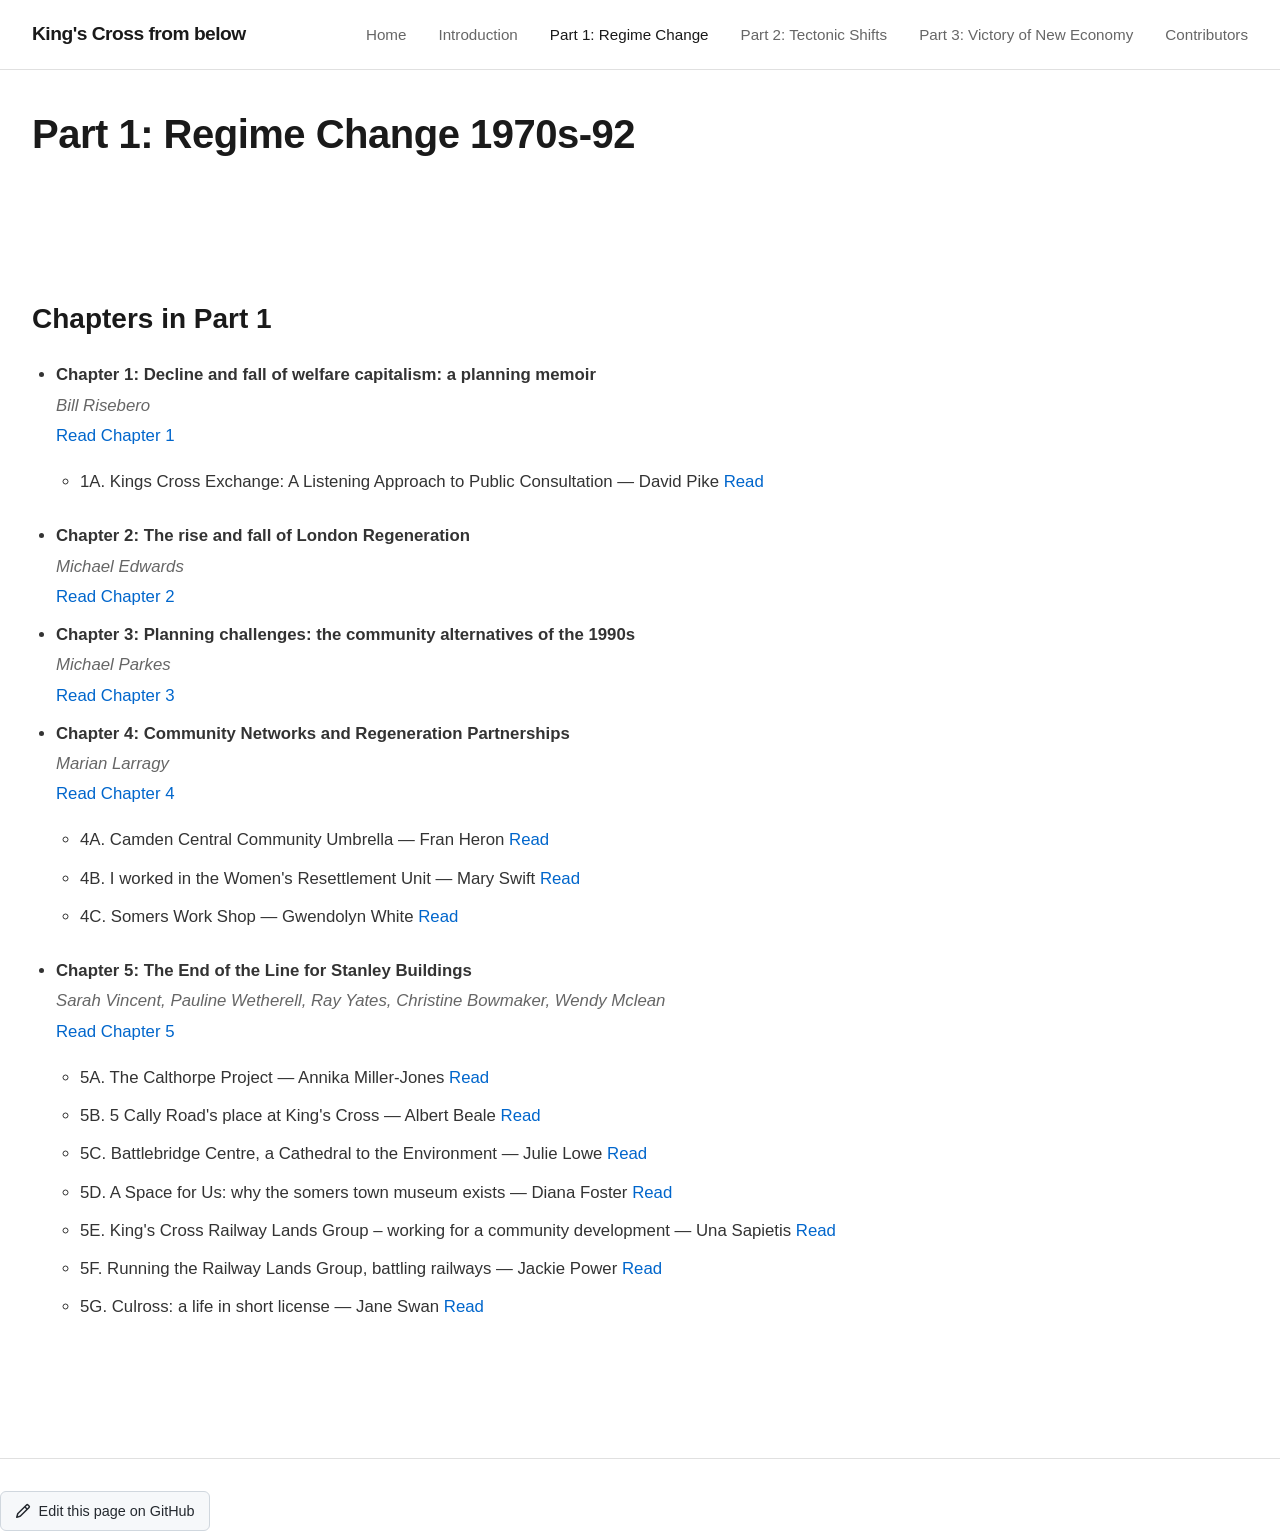
<file: _chapters/part1.html>
<!DOCTYPE html>
<html lang="en">
<head>
    <meta charset="UTF-8">
    <meta name="viewport" content="width=device-width, initial-scale=1.0">
    <title>Part 1: Regime Change 1970s-92 | King's Cross from below</title>
    <link rel="stylesheet" href="../styles.css">
</head>
<body>
    <nav class="main-nav">
        <div class="nav-container">
            <a href="../index.html" class="logo">King's Cross from below</a>
            <ul class="nav-links">
                <li><a href="../index.html">Home</a></li>
                <li><a href="000-front/introduction.html">Introduction</a></li>
                <li><a href="part1.html" class="active">Part 1: Regime Change</a></li>
                <li><a href="part2.html">Part 2: Tectonic Shifts</a></li>
                <li><a href="part3.html">Part 3: Victory of New Economy</a></li>
                <li><a href="contributor-biographies.html">Contributors</a></li>
            </ul>
        </div>
    </nav>

    <main class="content-wrapper">
        <div class="page-header">
            <h1>Part 1: Regime Change 1970s-92</h1>
        </div>

        <article class="chapter-content">
            <h2>Chapters in Part 1</h2>
            
            <ul class="chapter-list">
                <li>
                    <strong>Chapter 1: Decline and fall of welfare capitalism: a planning memoir</strong><br>
                    <em>Bill Risebero</em><br>
                    <a href="#">Read Chapter 1</a>
                    <ul>
                        <li>1A. Kings Cross Exchange: A Listening Approach to Public Consultation — David Pike <a href="#">Read</a></li>
                    </ul>
                </li>

                <li>
                    <strong>Chapter 2: The rise and fall of London Regeneration</strong><br>
                    <em>Michael Edwards</em><br>
                    <a href="#">Read Chapter 2</a>
                </li>

                <li>
                    <strong>Chapter 3: Planning challenges: the community alternatives of the 1990s</strong><br>
                    <em>Michael Parkes</em><br>
                    <a href="#">Read Chapter 3</a>
                </li>

                <li>
                    <strong>Chapter 4: Community Networks and Regeneration Partnerships</strong><br>
                    <em>Marian Larragy</em><br>
                    <a href="#">Read Chapter 4</a>
                    <ul>
                        <li>4A. Camden Central Community Umbrella — Fran Heron <a href="#">Read</a></li>
                        <li>4B. I worked in the Women's Resettlement Unit — Mary Swift <a href="#">Read</a></li>
                        <li>4C. Somers Work Shop — Gwendolyn White <a href="#">Read</a></li>
                    </ul>
                </li>

                <li>
                    <strong>Chapter 5: The End of the Line for Stanley Buildings</strong><br>
                    <em>Sarah Vincent, Pauline Wetherell, Ray Yates, Christine Bowmaker, Wendy Mclean</em><br>
                    <a href="#">Read Chapter 5</a>
                    <ul>
                        <li>5A. The Calthorpe Project — Annika Miller-Jones <a href="#">Read</a></li>
                        <li>5B. 5 Cally Road's place at King's Cross — Albert Beale <a href="#">Read</a></li>
                        <li>5C. Battlebridge Centre, a Cathedral to the Environment — Julie Lowe <a href="#">Read</a></li>
                        <li>5D. A Space for Us: why the somers town museum exists — Diana Foster <a href="#">Read</a></li>
                        <li>5E. King's Cross Railway Lands Group – working for a community development — Una Sapietis <a href="#">Read</a></li>
                        <li>5F. Running the Railway Lands Group, battling railways — Jackie Power <a href="#">Read</a></li>
                        <li>5G. Culross: a life in short license — Jane Swan <a href="#">Read</a></li>
                    </ul>
                </li>
            </ul>
        </article>
    </main>

    <footer class="page-footer">
        <a href="https://github.com/kingscrossfrombelow/kxfb-test/edit/main/_chapters/part1.html" class="edit-button" target="_blank">
            <svg width="16" height="16" viewBox="0 0 16 16" fill="currentColor">
                <path d="M11.013 1.427a1.75 1.75 0 012.474 0l1.086 1.086a1.75 1.75 0 010 2.474l-8.61 8.61c-.21.21-.47.364-.756.445l-3.251.93a.75.75 0 01-.927-.928l.929-3.25a1.75 1.75 0 01.445-.758l8.61-8.61zm1.414 1.06a.25.25 0 00-.354 0L10.811 3.75l1.439 1.44 1.263-1.263a.25.25 0 000-.354l-1.086-1.086zM11.189 6.25L9.75 4.81l-6.286 6.287a.25.25 0 00-.064.108l-.558 1.953 1.953-.558a.249.249 0 00.108-.064l6.286-6.286z"/>
            </svg>
            Edit this page on GitHub
        </a>
    </footer>
    <script src="../scripts.js"></script>
</body>
</html>
</file>
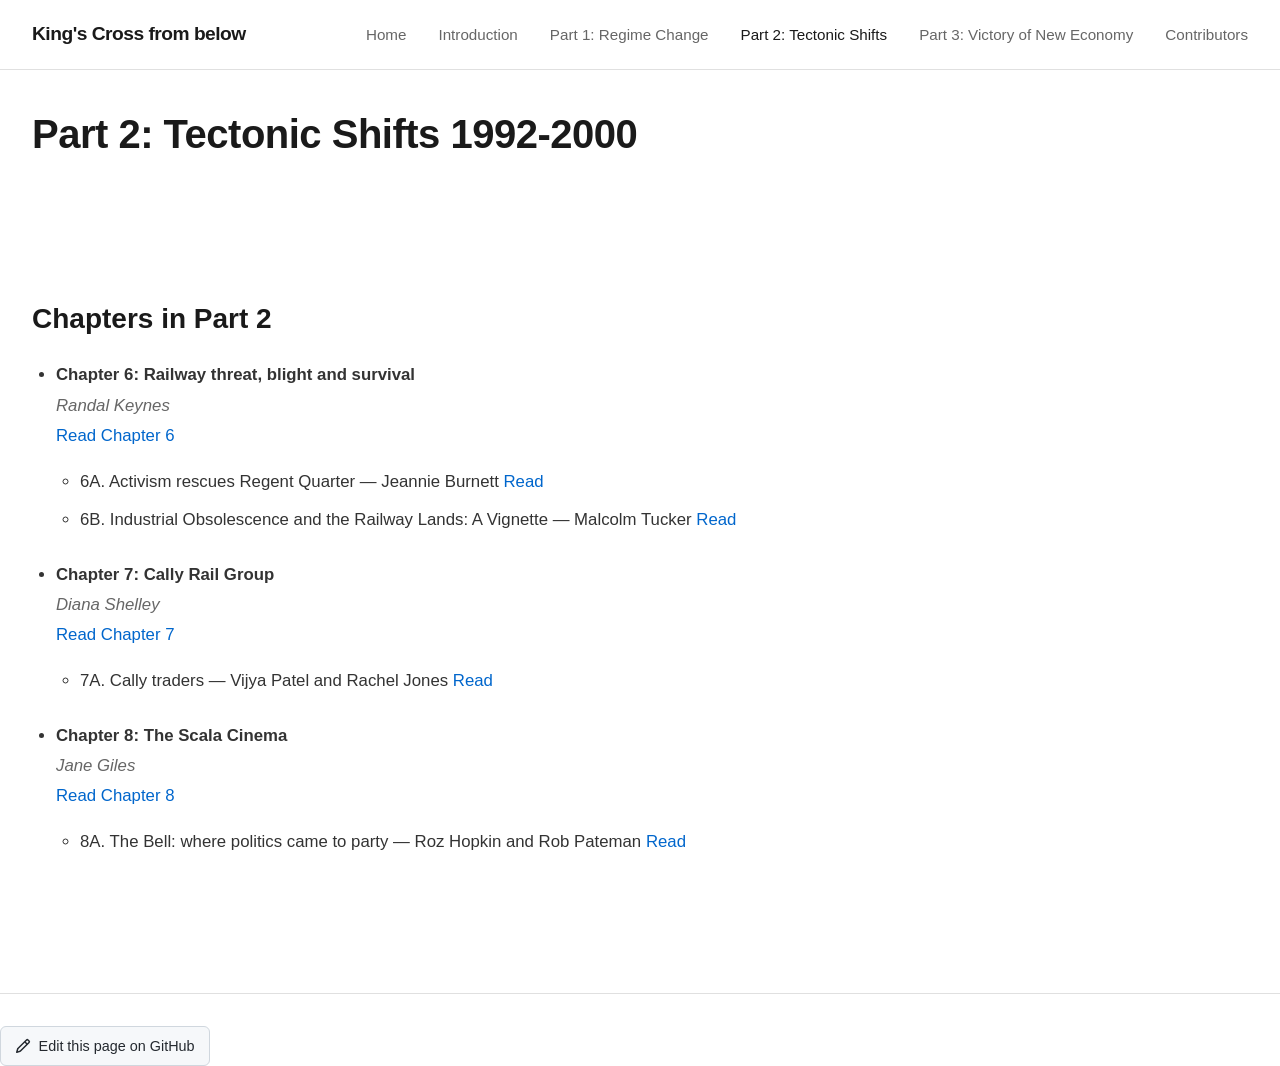
<file: _chapters/part2.html>
<!DOCTYPE html>
<html lang="en">
<head>
    <meta charset="UTF-8">
    <meta name="viewport" content="width=device-width, initial-scale=1.0">
    <title>Part 2: Tectonic Shifts 1992-2000 | King's Cross from below</title>
    <link rel="stylesheet" href="../styles.css">
</head>
<body>
    <nav class="main-nav">
        <div class="nav-container">
            <a href="../index.html" class="logo">King's Cross from below</a>
            <ul class="nav-links">
                <li><a href="../index.html">Home</a></li>
                <li><a href="000-front/introduction.html">Introduction</a></li>
                <li><a href="part1.html">Part 1: Regime Change</a></li>
                <li><a href="part2.html" class="active">Part 2: Tectonic Shifts</a></li>
                <li><a href="part3.html">Part 3: Victory of New Economy</a></li>
                <li><a href="contributor-biographies.html">Contributors</a></li>
            </ul>
        </div>
    </nav>

    <main class="content-wrapper">
        <div class="page-header">
            <h1>Part 2: Tectonic Shifts 1992-2000</h1>
        </div>

        <article class="chapter-content">
            <h2>Chapters in Part 2</h2>
            
            <ul class="chapter-list">
                <li>
                    <strong>Chapter 6: Railway threat, blight and survival</strong><br>
                    <em>Randal Keynes</em><br>
                    <a href="#">Read Chapter 6</a>
                    <ul>
                        <li>6A. Activism rescues Regent Quarter — Jeannie Burnett <a href="#">Read</a></li>
                        <li>6B. Industrial Obsolescence and the Railway Lands: A Vignette — Malcolm Tucker <a href="#">Read</a></li>
                    </ul>
                </li>

                <li>
                    <strong>Chapter 7: Cally Rail Group</strong><br>
                    <em>Diana Shelley</em><br>
                    <a href="#">Read Chapter 7</a>
                    <ul>
                        <li>7A. Cally traders — Vijya Patel and Rachel Jones <a href="#">Read</a></li>
                    </ul>
                </li>

                <li>
                    <strong>Chapter 8: The Scala Cinema</strong><br>
                    <em>Jane Giles</em><br>
                    <a href="#">Read Chapter 8</a>
                    <ul>
                        <li>8A. The Bell: where politics came to party — Roz Hopkin and Rob Pateman <a href="#">Read</a></li>
                    </ul>
                </li>
            </ul>
        </article>
    </main>

    <footer class="page-footer">
        <a href="https://github.com/kingscrossfrombelow/kxfb-test/edit/main/_chapters/part2.html" class="edit-button" target="_blank">
            <svg width="16" height="16" viewBox="0 0 16 16" fill="currentColor">
                <path d="M11.013 1.427a1.75 1.75 0 012.474 0l1.086 1.086a1.75 1.75 0 010 2.474l-8.61 8.61c-.21.21-.47.364-.756.445l-3.251.93a.75.75 0 01-.927-.928l.929-3.25a1.75 1.75 0 01.445-.758l8.61-8.61zm1.414 1.06a.25.25 0 00-.354 0L10.811 3.75l1.439 1.44 1.263-1.263a.25.25 0 000-.354l-1.086-1.086zM11.189 6.25L9.75 4.81l-6.286 6.287a.25.25 0 00-.064.108l-.558 1.953 1.953-.558a.249.249 0 00.108-.064l6.286-6.286z"/>
            </svg>
            Edit this page on GitHub
        </a>
    </footer>
    <script src="../scripts.js"></script>
</body>
</html>
</file>
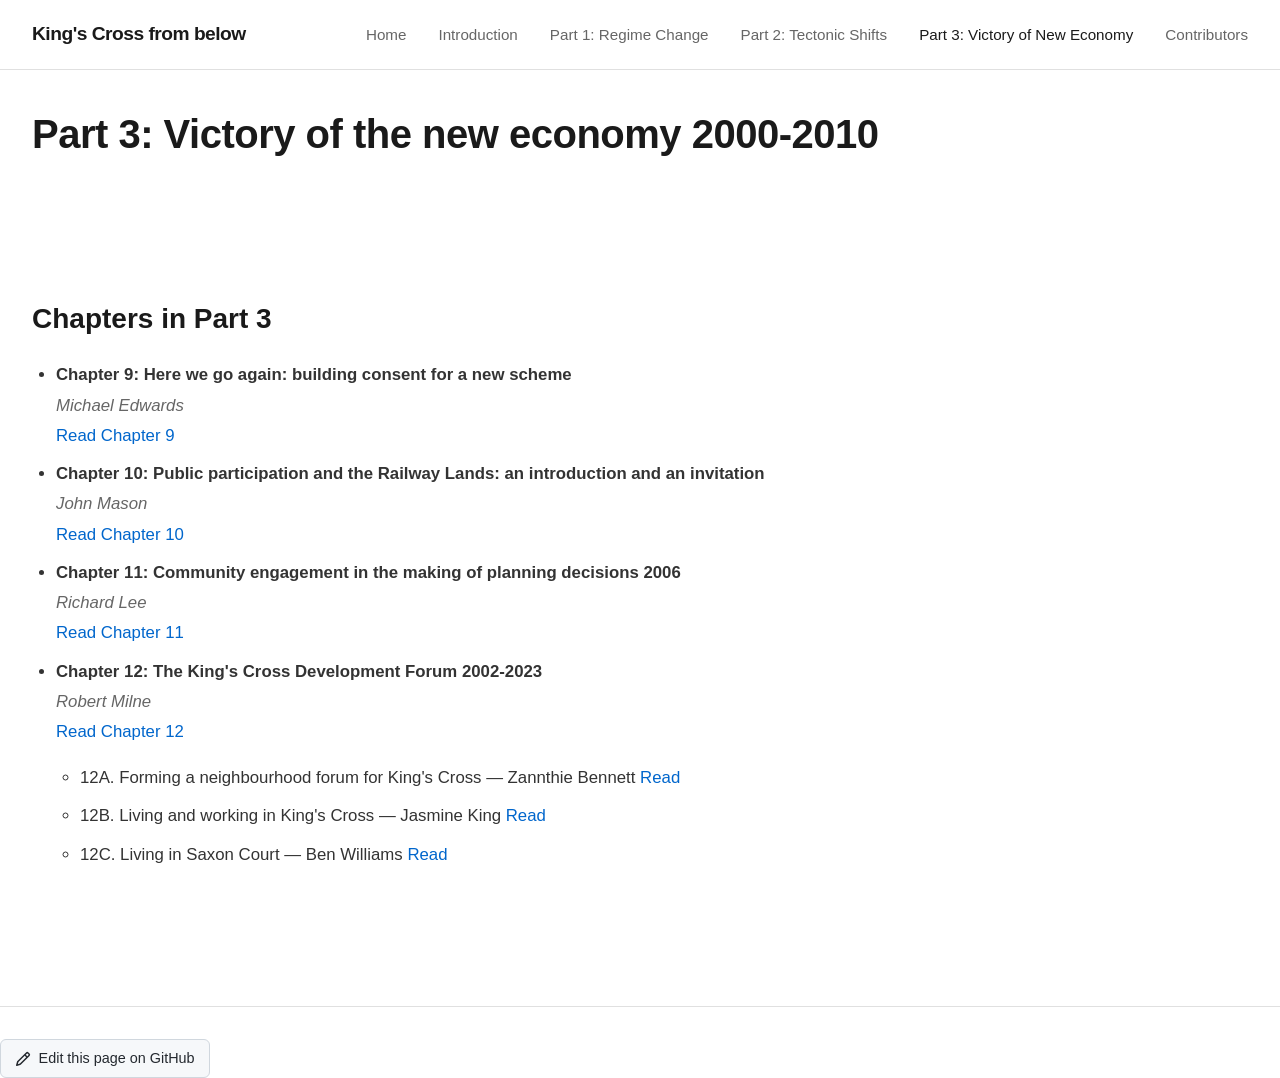
<file: _chapters/part3.html>
<!DOCTYPE html>
<html lang="en">
<head>
    <meta charset="UTF-8">
    <meta name="viewport" content="width=device-width, initial-scale=1.0">
    <title>Part 3: Victory of the new economy 2000-2010 | King's Cross from below</title>
    <link rel="stylesheet" href="../styles.css">
</head>
<body>
    <nav class="main-nav">
        <div class="nav-container">
            <a href="../index.html" class="logo">King's Cross from below</a>
            <ul class="nav-links">
                <li><a href="../index.html">Home</a></li>
                <li><a href="000-front/introduction.html">Introduction</a></li>
                <li><a href="part1.html">Part 1: Regime Change</a></li>
                <li><a href="part2.html">Part 2: Tectonic Shifts</a></li>
                <li><a href="part3.html" class="active">Part 3: Victory of New Economy</a></li>
                <li><a href="contributor-biographies.html">Contributors</a></li>
            </ul>
        </div>
    </nav>

    <main class="content-wrapper">
        <div class="page-header">
            <h1>Part 3: Victory of the new economy 2000-2010</h1>
        </div>

        <article class="chapter-content">
            <h2>Chapters in Part 3</h2>
            
            <ul class="chapter-list">
                <li>
                    <strong>Chapter 9: Here we go again: building consent for a new scheme</strong><br>
                    <em>Michael Edwards</em><br>
                    <a href="#">Read Chapter 9</a>
                </li>

                <li>
                    <strong>Chapter 10: Public participation and the Railway Lands: an introduction and an invitation</strong><br>
                    <em>John Mason</em><br>
                    <a href="#">Read Chapter 10</a>
                </li>

                <li>
                    <strong>Chapter 11: Community engagement in the making of planning decisions 2006</strong><br>
                    <em>Richard Lee</em><br>
                    <a href="#">Read Chapter 11</a>
                </li>

                <li>
                    <strong>Chapter 12: The King's Cross Development Forum 2002-2023</strong><br>
                    <em>Robert Milne</em><br>
                    <a href="#">Read Chapter 12</a>
                    <ul>
                        <li>12A. Forming a neighbourhood forum for King's Cross — Zannthie Bennett <a href="#">Read</a></li>
                        <li>12B. Living and working in King's Cross — Jasmine King <a href="#">Read</a></li>
                        <li>12C. Living in Saxon Court — Ben Williams <a href="#">Read</a></li>
                    </ul>
                </li>
            </ul>
        </article>
    </main>

    <footer class="page-footer">
        <a href="https://github.com/kingscrossfrombelow/kxfb-test/edit/main/_chapters/part3.html" class="edit-button" target="_blank">
            <svg width="16" height="16" viewBox="0 0 16 16" fill="currentColor">
                <path d="M11.013 1.427a1.75 1.75 0 012.474 0l1.086 1.086a1.75 1.75 0 010 2.474l-8.61 8.61c-.21.21-.47.364-.756.445l-3.251.93a.75.75 0 01-.927-.928l.929-3.25a1.75 1.75 0 01.445-.758l8.61-8.61zm1.414 1.06a.25.25 0 00-.354 0L10.811 3.75l1.439 1.44 1.263-1.263a.25.25 0 000-.354l-1.086-1.086zM11.189 6.25L9.75 4.81l-6.286 6.287a.25.25 0 00-.064.108l-.558 1.953 1.953-.558a.249.249 0 00.108-.064l6.286-6.286z"/>
            </svg>
            Edit this page on GitHub
        </a>
    </footer>
    <script src="../scripts.js"></script>
</body>
</html>
</file>
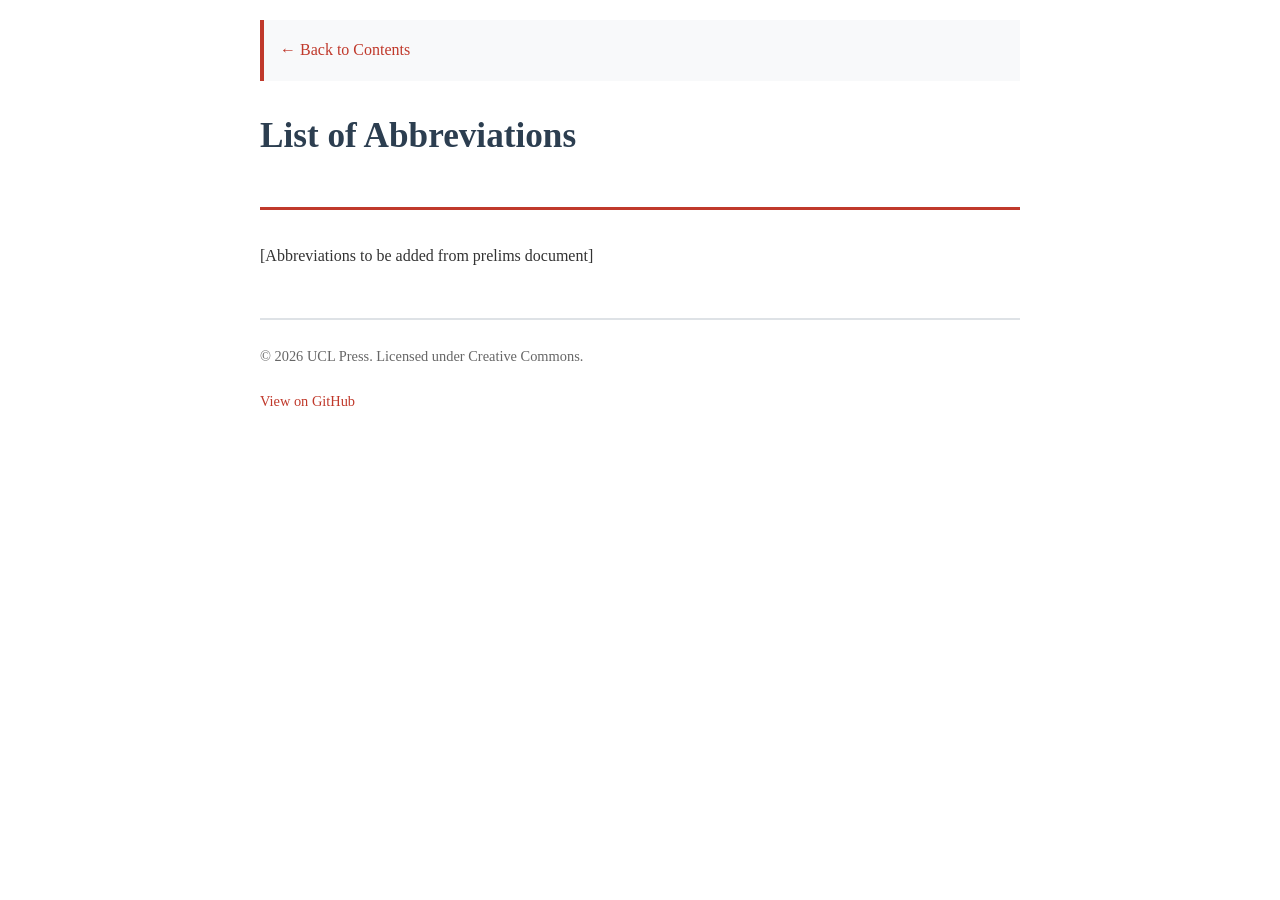
<file: _chapters/000-front/abbreviations.html>
<!DOCTYPE html>
<html lang="en">
<head>
    <meta charset="UTF-8">
    <meta name="viewport" content="width=device-width, initial-scale=1.0">
    <title>List of Abbreviations - King's Cross from Below</title>
    <link rel="stylesheet" href="../../chapter-styles.css">
</head>
<body>
    <nav>
        <a href="../../index.html">← Back to Contents</a>
    </nav>

    <header>
        <h1>List of Abbreviations</h1>
    </header>

    <article>
        <p>[Abbreviations to be added from prelims document]</p>
    </article>

    <footer>
        <p>&copy; 2026 UCL Press. Licensed under Creative Commons.</p>
        <p><a href="https://github.com/kingscrossfrombelow/kingscrossfrombelow.github.io">View on GitHub</a></p>
    </footer>
</body>
</html>
</file>
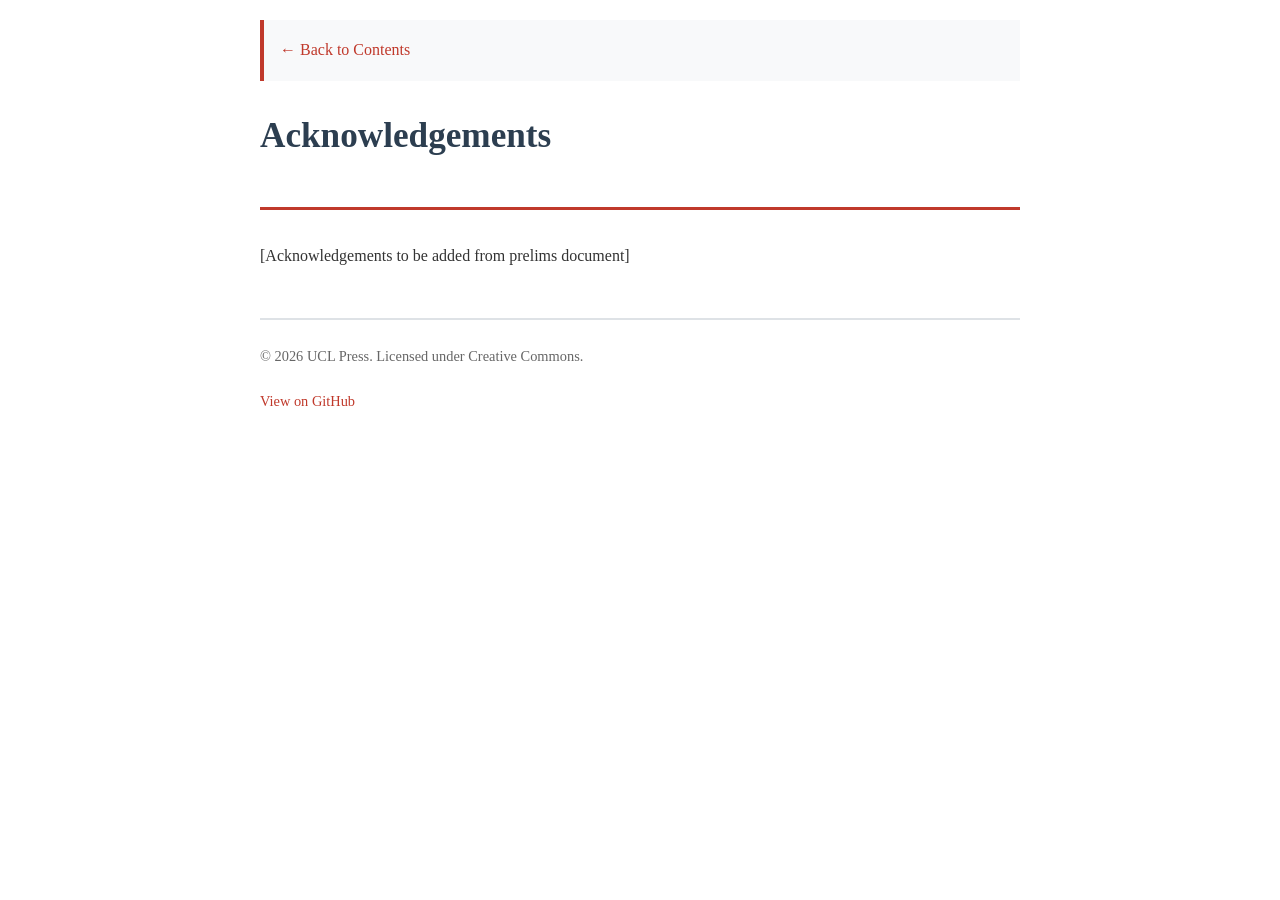
<file: _chapters/000-front/acknowledgements.html>
<!DOCTYPE html>
<html lang="en">
<head>
    <meta charset="UTF-8">
    <meta name="viewport" content="width=device-width, initial-scale=1.0">
    <title>Acknowledgements - King's Cross from Below</title>
    <link rel="stylesheet" href="../../chapter-styles.css">
</head>
<body>
    <nav>
        <a href="../../index.html">← Back to Contents</a>
    </nav>

    <header>
        <h1>Acknowledgements</h1>
    </header>

    <article>
        <p>[Acknowledgements to be added from prelims document]</p>
    </article>

    <footer>
        <p>&copy; 2026 UCL Press. Licensed under Creative Commons.</p>
        <p><a href="https://github.com/kingscrossfrombelow/kingscrossfrombelow.github.io">View on GitHub</a></p>
    </footer>
</body>
</html>
</file>
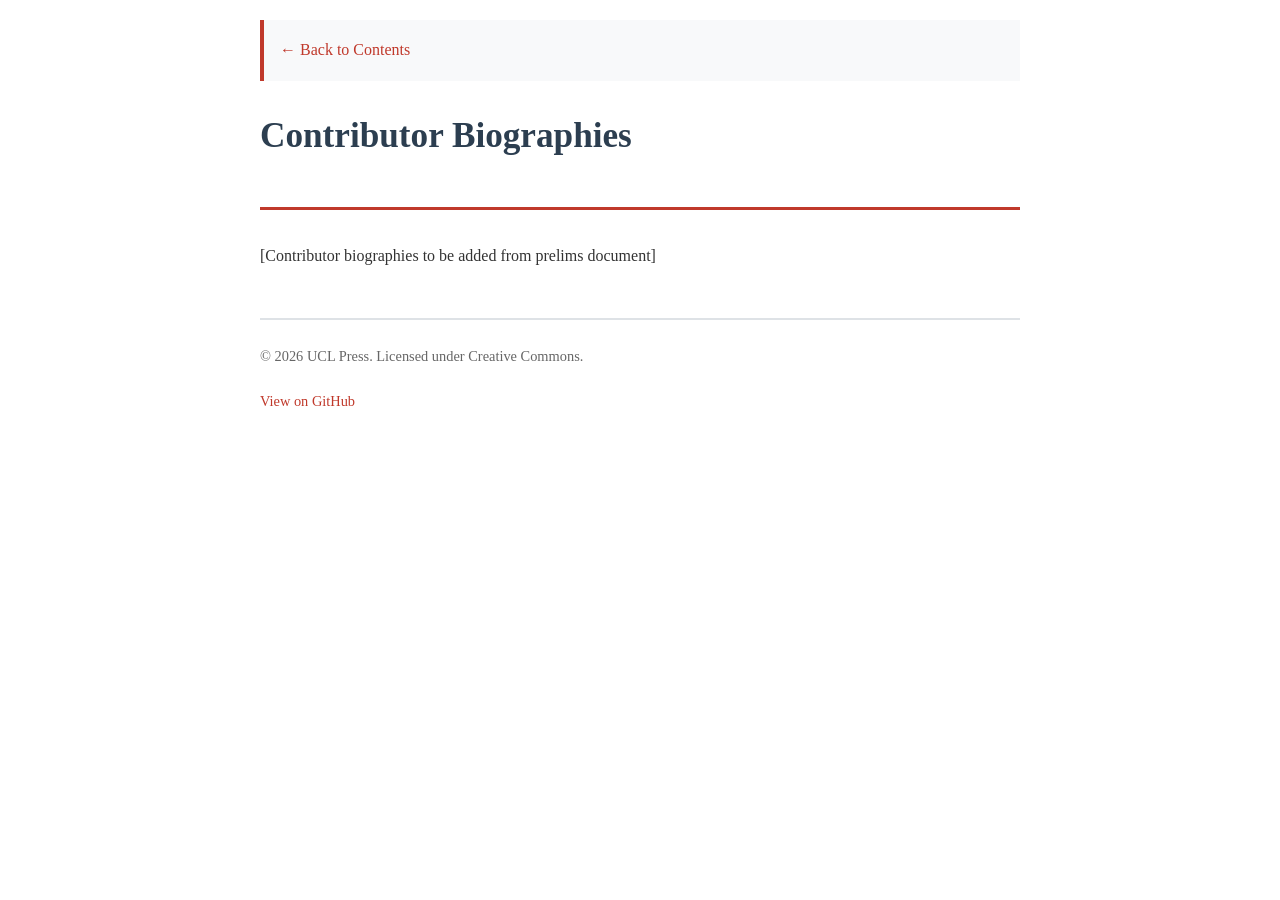
<file: _chapters/000-front/contributor-biographies.html>
<!DOCTYPE html>
<html lang="en">
<head>
    <meta charset="UTF-8">
    <meta name="viewport" content="width=device-width, initial-scale=1.0">
    <title>Contributor Biographies - King's Cross from Below</title>
    <link rel="stylesheet" href="../../chapter-styles.css">
</head>
<body>
    <nav>
        <a href="../../index.html">← Back to Contents</a>
    </nav>

    <header>
        <h1>Contributor Biographies</h1>
    </header>

    <article>
        <p>[Contributor biographies to be added from prelims document]</p>
    </article>

    <footer>
        <p>&copy; 2026 UCL Press. Licensed under Creative Commons.</p>
        <p><a href="https://github.com/kingscrossfrombelow/kingscrossfrombelow.github.io">View on GitHub</a></p>
    </footer>
</body>
</html>
</file>
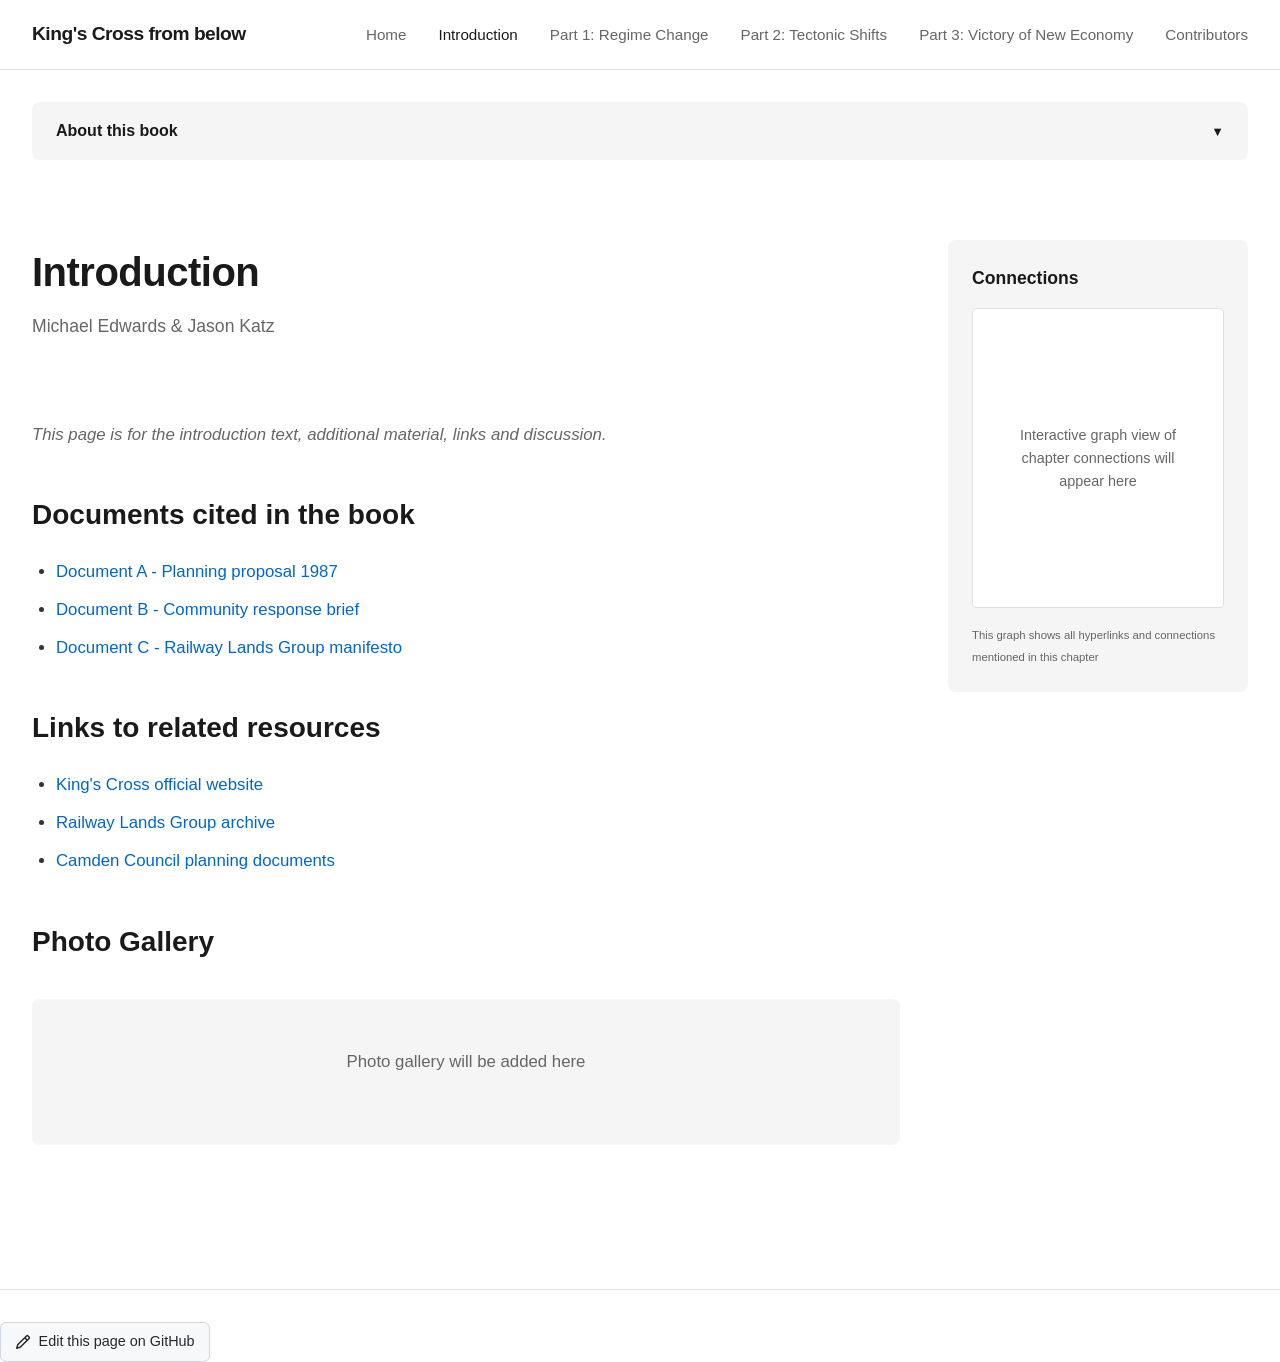
<file: _chapters/000-front/introduction.html>
<!DOCTYPE html>
<html lang="en">
<head>
    <meta charset="UTF-8">
    <meta name="viewport" content="width=device-width, initial-scale=1.0">
    <title>Introduction | King's Cross from below</title>
    <link rel="stylesheet" href="../../styles.css">
</head>
<body>
    <!-- Navigation Bar -->
    <nav class="main-nav">
        <div class="nav-container">
            <a href="../../index.html" class="logo">King's Cross from below</a>
            <ul class="nav-links">
                <li><a href="../../index.html">Home</a></li>
                <li><a href="introduction.html" class="active">Introduction</a></li>
                <li><a href="../part1.html">Part 1: Regime Change</a></li>
                <li><a href="../part2.html">Part 2: Tectonic Shifts</a></li>
                <li><a href="../part3.html">Part 3: Victory of New Economy</a></li>
                <li><a href="../contributor-biographies.html">Contributors</a></li>
            </ul>
        </div>
    </nav>

    <!-- Main Content -->
    <main class="content-wrapper">
        <!-- Collapsible Book Introduction -->
        <div class="book-intro-container">
            <button class="book-intro-toggle" id="bookIntroToggle">
                <span class="toggle-text">About this book</span>
                <span class="toggle-icon">▼</span>
            </button>
            <div class="book-intro-content" id="bookIntroContent">
                <h2>King's Cross from below</h2>
                <p>King's Cross from below is an open-access book published by UCL Press (2026), co-edited by Michael Edwards and Jason Katz, and produced with 36 contributors. This website serves as its living companion: an indexed archive of planning documents, oral histories, and collaborative knowledge produced through four decades of resistance and redevelopment in King's Cross and extending forward into the ongoing campaigns which emerged from this work. Each page on this site corresponds to a contribution in the book and carries a permanent URL for linking. The site is to be archived by the British Library, ensuring long-term accessibility for researchers, residents, activists, and anyone engaged with questions of urban development, community organizing, and planning from below. This is not a closed repository. Contributors and readers are invited to submit materials, reflections, and documents that extend the conversations begun in these pages. The infrastructure here is designed to remain open to encounter - to support ongoing campaigns, and to make visible the genealogical chains of planning decisions that continue to shape London's communities.</p>
                
                <p><strong>How to cite pages from this site:</strong> Author Name(s). "Page Title." In <em>King's Cross from below</em>, edited by Michael Edwards and Jason Katz. Companion website. [Permanent URL]. Accessed [Date].</p>
            </div>
        </div>

        <!-- Page Header -->
        <div class="page-header">
            <h1>Introduction</h1>
            <p class="page-subtitle">Michael Edwards & Jason Katz</p>
        </div>

        <!-- Article Content -->
        <article class="chapter-content">
            <p><em>This page is for the introduction text, additional material, links and discussion.</em></p>
            
            <h2>Documents cited in the book</h2>
            <ul>
                <li><a href="#">Document A - Planning proposal 1987</a></li>
                <li><a href="#">Document B - Community response brief</a></li>
                <li><a href="#">Document C - Railway Lands Group manifesto</a></li>
            </ul>

            <h2>Links to related resources</h2>
            <ul>
                <li><a href="https://www.kingscross.co.uk">King's Cross official website</a></li>
                <li><a href="#">Railway Lands Group archive</a></li>
                <li><a href="#">Camden Council planning documents</a></li>
            </ul>

            <h2>Photo Gallery</h2>
            <div class="photo-gallery-placeholder">
                <p>Photo gallery will be added here</p>
            </div>
        </article>

        <!-- Graph View Sidebar -->
        <aside class="graph-view">
            <h3>Connections</h3>
            <div class="graph-container" id="graphContainer">
                <p class="graph-placeholder">Interactive graph view of chapter connections will appear here</p>
            </div>
            <div class="graph-legend">
                <p><small>This graph shows all hyperlinks and connections mentioned in this chapter</small></p>
            </div>
        </aside>
    </main>

    <!-- Edit on GitHub Button -->
    <footer class="page-footer">
        <a href="https://github.com/kingscrossfrombelow/kxfb-test/edit/main/_chapters/000-front/introduction.html" class="edit-button" target="_blank">
            <svg width="16" height="16" viewBox="0 0 16 16" fill="currentColor">
                <path d="M11.013 1.427a1.75 1.75 0 012.474 0l1.086 1.086a1.75 1.75 0 010 2.474l-8.61 8.61c-.21.21-.47.364-.756.445l-3.251.93a.75.75 0 01-.927-.928l.929-3.25a1.75 1.75 0 01.445-.758l8.61-8.61zm1.414 1.06a.25.25 0 00-.354 0L10.811 3.75l1.439 1.44 1.263-1.263a.25.25 0 000-.354l-1.086-1.086zM11.189 6.25L9.75 4.81l-6.286 6.287a.25.25 0 00-.064.108l-.558 1.953 1.953-.558a.249.249 0 00.108-.064l6.286-6.286z"/>
            </svg>
            Edit this page on GitHub
        </a>
    </footer>

    <script src="../../scripts.js"></script>
</body>
</html>
</file>
<file: styles.css>
/* Reset and Base Styles */
* {
    margin: 0;
    padding: 0;
    box-sizing: border-box;
}

:root {
    --primary-color: #1a1a1a;
    --secondary-color: #666;
    --accent-color: #0066cc;
    --background-color: #ffffff;
    --light-gray: #f5f5f5;
    --border-color: #e0e0e0;
    --text-color: #333;
    --nav-height: 70px;
}

body {
    font-family: -apple-system, BlinkMacSystemFont, 'Segoe UI', 'Helvetica Neue', Arial, sans-serif;
    line-height: 1.6;
    color: var(--text-color);
    background-color: var(--background-color);
}

/* Navigation */
.main-nav {
    position: fixed;
    top: 0;
    left: 0;
    right: 0;
    height: var(--nav-height);
    background-color: rgba(255, 255, 255, 0.98);
    border-bottom: 1px solid var(--border-color);
    z-index: 1000;
    backdrop-filter: blur(10px);
}

.nav-container {
    max-width: 1400px;
    margin: 0 auto;
    padding: 0 2rem;
    height: 100%;
    display: flex;
    align-items: center;
    justify-content: space-between;
}

.logo {
    font-size: 1.2rem;
    font-weight: 600;
    color: var(--primary-color);
    text-decoration: none;
    letter-spacing: -0.5px;
}

.nav-links {
    display: flex;
    list-style: none;
    gap: 2rem;
}

.nav-links a {
    color: var(--secondary-color);
    text-decoration: none;
    font-size: 0.95rem;
    transition: color 0.3s ease;
    padding: 0.5rem 0;
}

.nav-links a:hover,
.nav-links a.active {
    color: var(--primary-color);
}

/* Main Content Layout */
.content-wrapper {
    max-width: 1400px;
    margin: 0 auto;
    padding: calc(var(--nav-height) + 2rem) 2rem 4rem;
    display: grid;
    grid-template-columns: 1fr 300px;
    gap: 3rem;
}

/* Collapsible Book Introduction */
.book-intro-container {
    grid-column: 1 / -1;
    background-color: var(--light-gray);
    border-radius: 8px;
    overflow: hidden;
    margin-bottom: 2rem;
}

.book-intro-toggle {
    width: 100%;
    padding: 1.25rem 1.5rem;
    background-color: var(--light-gray);
    border: none;
    cursor: pointer;
    display: flex;
    justify-content: space-between;
    align-items: center;
    font-size: 1rem;
    font-weight: 600;
    color: var(--primary-color);
    transition: background-color 0.3s ease;
}

.book-intro-toggle:hover {
    background-color: #ececec;
}

.toggle-icon {
    transition: transform 0.3s ease;
    font-size: 0.8rem;
}

.book-intro-toggle.active .toggle-icon {
    transform: rotate(180deg);
}

.book-intro-content {
    padding: 0 1.5rem;
    max-height: 0;
    overflow: hidden;
    transition: max-height 0.4s ease, padding 0.4s ease;
}

.book-intro-content.open {
    max-height: 600px;
    padding: 0 1.5rem 1.5rem;
}

.book-intro-content h2 {
    font-size: 1.5rem;
    margin-bottom: 1rem;
    color: var(--primary-color);
    font-weight: 600;
}

.book-intro-content p {
    margin-bottom: 0.75rem;
    color: var(--text-color);
}

.book-intro-content p strong {
    font-weight: 600;
}

/* Page Header */
.page-header {
    grid-column: 1;
    margin-bottom: 2rem;
}

.page-header h1 {
    font-size: 2.5rem;
    font-weight: 700;
    margin-bottom: 0.5rem;
    color: var(--primary-color);
    letter-spacing: -0.5px;
}

.page-subtitle {
    font-size: 1.1rem;
    color: var(--secondary-color);
    font-weight: 400;
}

/* Article Content */
.chapter-content {
    grid-column: 1;
    font-size: 1.05rem;
    line-height: 1.8;
}

.chapter-content h2 {
    font-size: 1.75rem;
    font-weight: 600;
    margin: 2.5rem 0 1rem;
    color: var(--primary-color);
}

.chapter-content h3 {
    font-size: 1.4rem;
    font-weight: 600;
    margin: 2rem 0 0.75rem;
    color: var(--primary-color);
}

.chapter-content p {
    margin-bottom: 1.25rem;
}

.chapter-content ul,
.chapter-content ol {
    margin: 1rem 0 1.5rem 1.5rem;
}

.chapter-content li {
    margin-bottom: 0.5rem;
}

.chapter-content a {
    color: var(--accent-color);
    text-decoration: none;
    border-bottom: 1px solid transparent;
    transition: border-color 0.3s ease;
}

.chapter-content a:hover {
    border-bottom-color: var(--accent-color);
}

.chapter-content em {
    color: var(--secondary-color);
    font-style: italic;
}

/* Photo Gallery Placeholder */
.photo-gallery-placeholder {
    background-color: var(--light-gray);
    padding: 3rem;
    text-align: center;
    border-radius: 8px;
    margin: 2rem 0;
    color: var(--secondary-color);
}

/* Graph View Sidebar */
.graph-view {
    grid-column: 2;
    grid-row: 2 / 4;
    position: sticky;
    top: calc(var(--nav-height) + 2rem);
    height: fit-content;
    background-color: var(--light-gray);
    border-radius: 8px;
    padding: 1.5rem;
}

.graph-view h3 {
    font-size: 1.1rem;
    font-weight: 600;
    margin-bottom: 1rem;
    color: var(--primary-color);
}

.graph-container {
    background-color: white;
    border: 1px solid var(--border-color);
    border-radius: 4px;
    height: 300px;
    display: flex;
    align-items: center;
    justify-content: center;
    margin-bottom: 1rem;
}

.graph-placeholder {
    color: var(--secondary-color);
    font-size: 0.9rem;
    text-align: center;
    padding: 2rem;
}

.graph-legend {
    color: var(--secondary-color);
    font-size: 0.85rem;
}

/* Footer / Edit Button */
.page-footer {
    grid-column: 1 / -1;
    margin-top: 3rem;
    padding-top: 2rem;
    border-top: 1px solid var(--border-color);
}

.edit-button {
    display: inline-flex;
    align-items: center;
    gap: 0.5rem;
    padding: 0.75rem 1.5rem;
    background-color: var(--primary-color);
    color: white;
    text-decoration: none;
    border-radius: 4px;
    font-size: 0.95rem;
    font-weight: 500;
    transition: background-color 0.3s ease, transform 0.2s ease;
}

.edit-button:hover {
    background-color: #333;
    transform: translateY(-1px);
}

.edit-button svg {
    width: 16px;
    height: 16px;
}

/* Responsive Design */
@media (max-width: 1024px) {
    .content-wrapper {
        grid-template-columns: 1fr;
    }

    .graph-view {
        grid-column: 1;
        grid-row: auto;
        position: static;
    }
}

@media (max-width: 768px) {
    .nav-links {
        display: none; /* Will add mobile menu later */
    }

    .content-wrapper {
        padding: calc(var(--nav-height) + 1rem) 1rem 2rem;
    }

    .page-header h1 {
        font-size: 2rem;
    }

    .chapter-content {
        font-size: 1rem;
    }
}

/* Edit on GitHub button */
.edit-button {
    display: inline-flex;
    align-items: center;
    gap: 0.5em;
    padding: 0.5em 1em;
    background: #f6f8fa;
    border: 1px solid #d0d7de;
    border-radius: 6px;
    color: #24292f;
    text-decoration: none;
    font-size: 0.9em;
    transition: background 0.2s;
}

.edit-button:hover {
    background: #f3f4f6;
    border-color: #1f883d;
}

.edit-button svg {
    flex-shrink: 0;
}
</file>
<file: chapter-styles.css>
/* King's Cross from Below - Chapter Page Styles */

:root {
    --primary-color: #2c3e50;
    --accent-color: #c0392b;
    --text-color: #333;
    --bg-color: #ffffff;
    --light-bg: #f8f9fa;
    --border-color: #dee2e6;
}

* {
    margin: 0;
    padding: 0;
    box-sizing: border-box;
}

body {
    font-family: Georgia, 'Times New Roman', serif;
    line-height: 1.8;
    color: var(--text-color);
    background-color: var(--bg-color);
    max-width: 800px;
    margin: 0 auto;
    padding: 20px;
}

/* Navigation */
nav {
    background-color: var(--light-bg);
    padding: 1rem;
    margin-bottom: 2rem;
    border-left: 4px solid var(--accent-color);
}

nav a {
    color: var(--accent-color);
    text-decoration: none;
    margin-right: 1.5rem;
    transition: color 0.2s;
}

nav a:hover {
    color: var(--primary-color);
    text-decoration: underline;
}

/* Header */
header {
    border-bottom: 3px solid var(--accent-color);
    padding-bottom: 2rem;
    margin-bottom: 2rem;
}

.chapter-number {
    font-size: 1rem;
    color: #666;
    text-transform: uppercase;
    letter-spacing: 0.1em;
    margin-bottom: 0.5rem;
}

h1 {
    font-size: 2.2rem;
    color: var(--primary-color);
    margin-bottom: 1rem;
    line-height: 1.3;
}

.author {
    font-size: 1.1rem;
    color: #666;
    font-style: italic;
}

/* Main content */
article {
    margin-bottom: 3rem;
}

h2 {
    font-size: 1.6rem;
    color: var(--primary-color);
    margin-top: 2rem;
    margin-bottom: 1rem;
    border-bottom: 2px solid var(--border-color);
    padding-bottom: 0.5rem;
}

h3 {
    font-size: 1.3rem;
    color: var(--accent-color);
    margin-top: 1.5rem;
    margin-bottom: 0.8rem;
}

p {
    margin-bottom: 1.2rem;
    text-align: justify;
}

blockquote {
    border-left: 4px solid var(--accent-color);
    padding-left: 1.5rem;
    margin: 1.5rem 0;
    font-style: italic;
    color: #555;
}

ul, ol {
    margin-left: 2rem;
    margin-bottom: 1.2rem;
}

li {
    margin-bottom: 0.5rem;
}

/* Citation information */
.citation-info {
    background-color: var(--light-bg);
    padding: 1.5rem;
    border-left: 4px solid var(--primary-color);
    margin: 2rem 0;
    font-size: 0.95rem;
}

.citation-info h3 {
    margin-top: 0;
    font-size: 1rem;
    color: var(--primary-color);
}

.citation-info p {
    margin-bottom: 0.5rem;
}

/* Footer */
footer {
    border-top: 2px solid var(--border-color);
    padding-top: 1.5rem;
    margin-top: 3rem;
    text-align: center;
    color: #666;
    font-size: 0.9rem;
}

footer a {
    color: var(--accent-color);
    text-decoration: none;
}

footer a:hover {
    text-decoration: underline;
}

/* Print styles */
@media print {
    body {
        max-width: 100%;
        font-size: 11pt;
    }
    
    nav {
        display: none;
    }
    
    a[href]::after {
        content: " (" attr(href) ")";
        font-size: 0.8em;
        color: #666;
    }
}

/* Responsive design */
@media (max-width: 768px) {
    body {
        padding: 15px;
    }
    
    h1 {
        font-size: 1.8rem;
    }
    
    h2 {
        font-size: 1.4rem;
    }
    
    nav a {
        display: block;
        margin: 0.5rem 0;
    }
}
</file>
